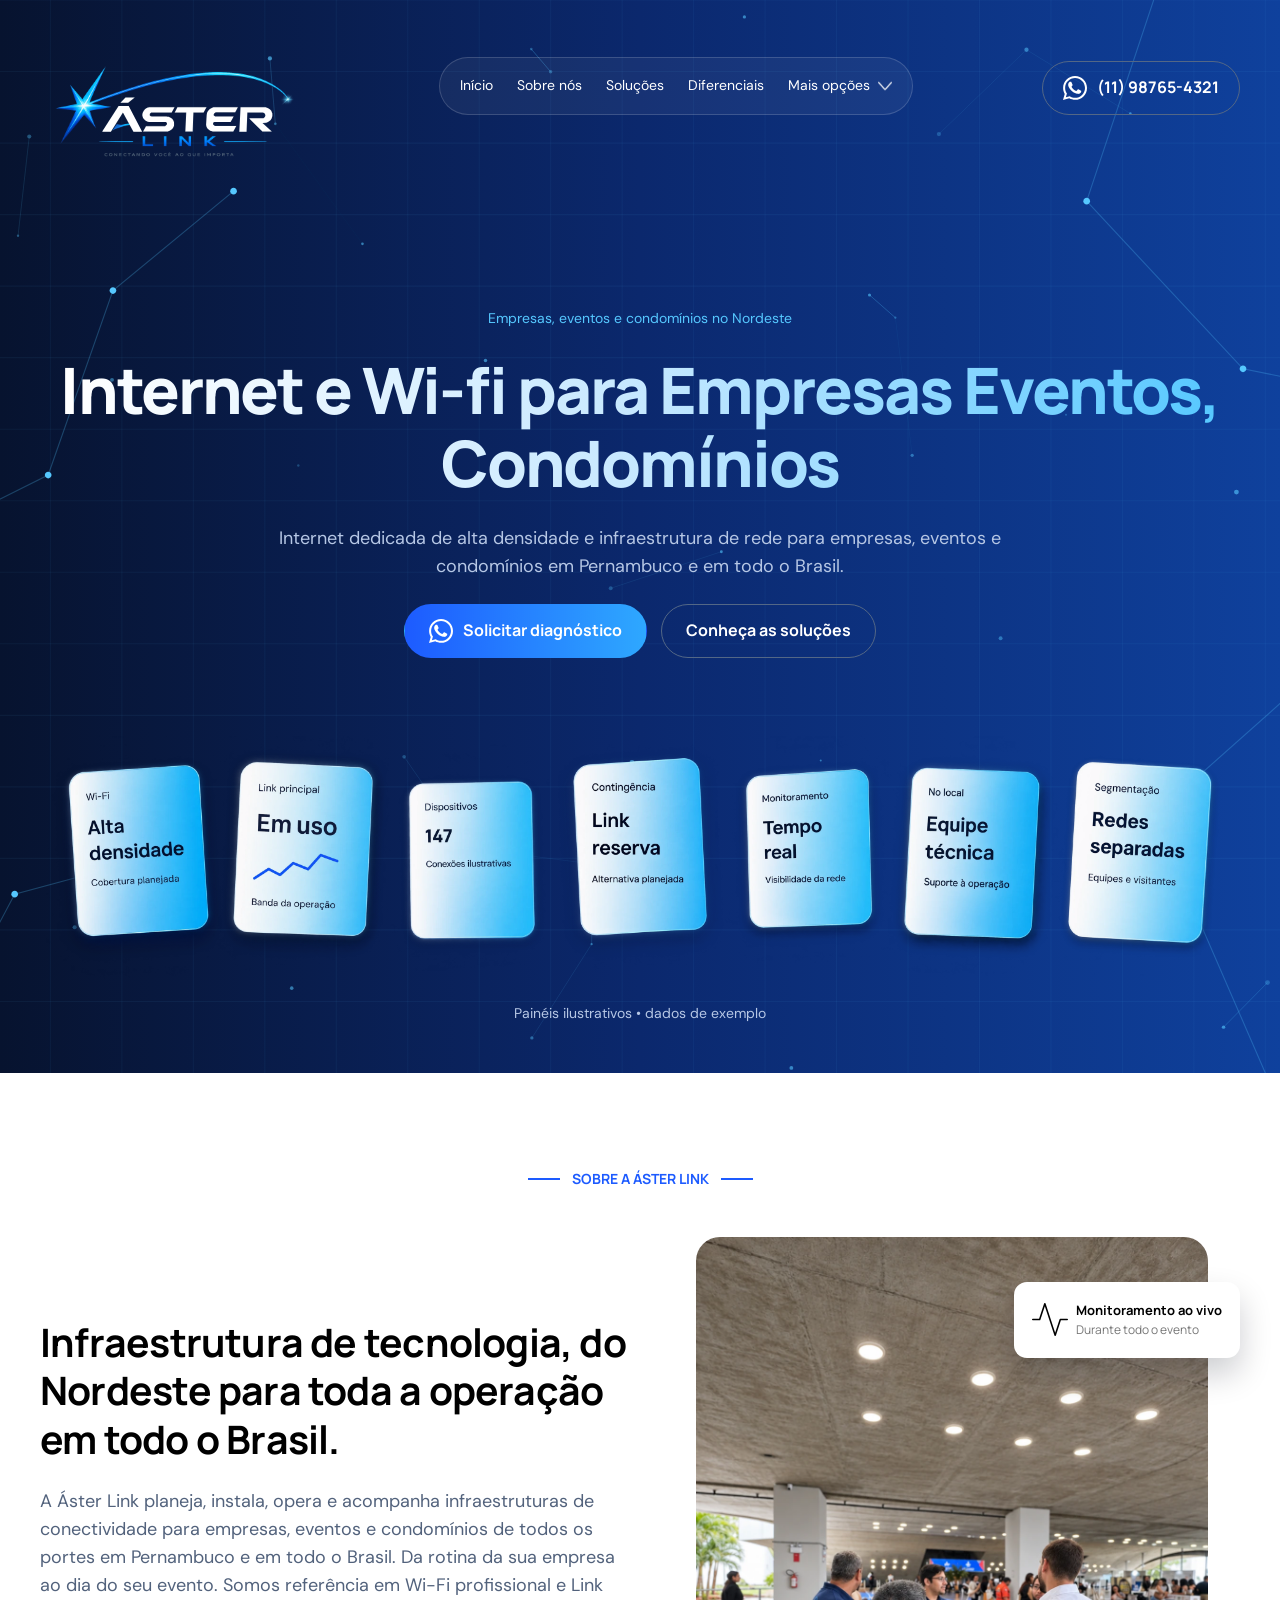
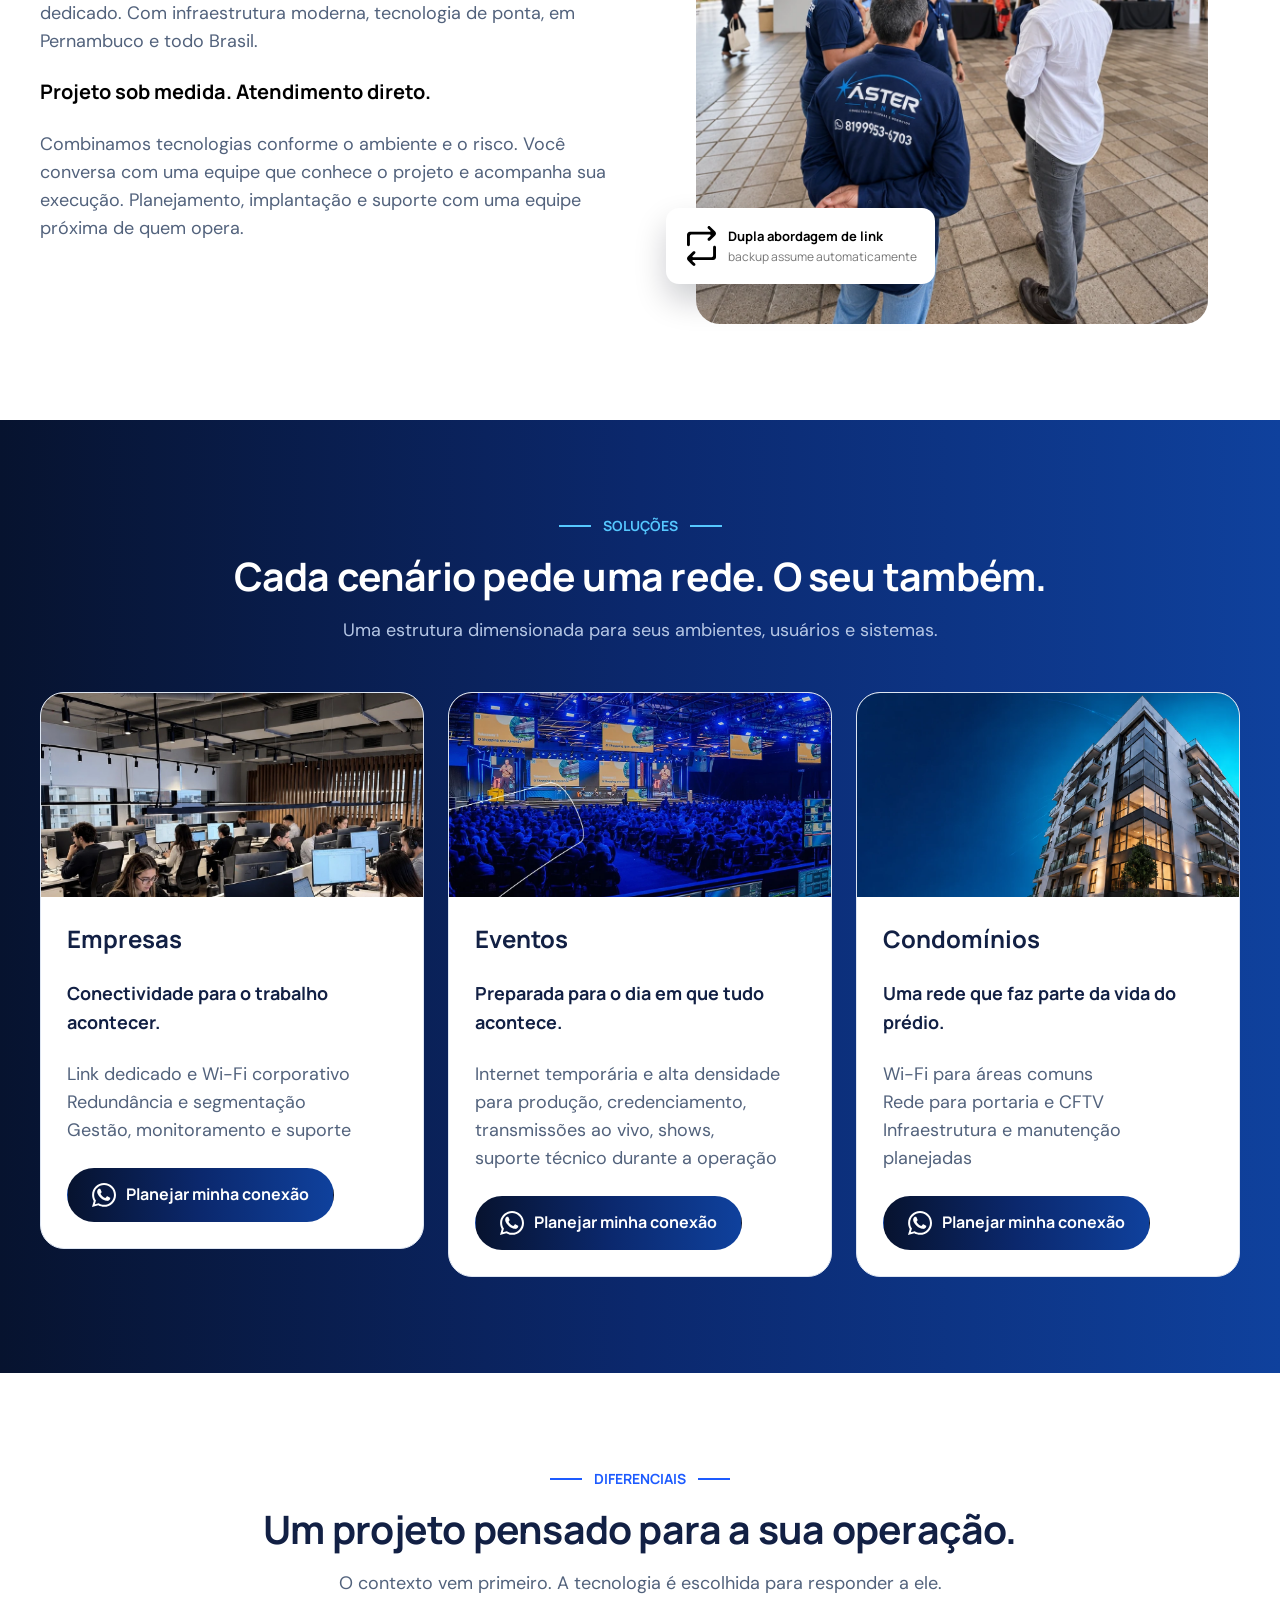
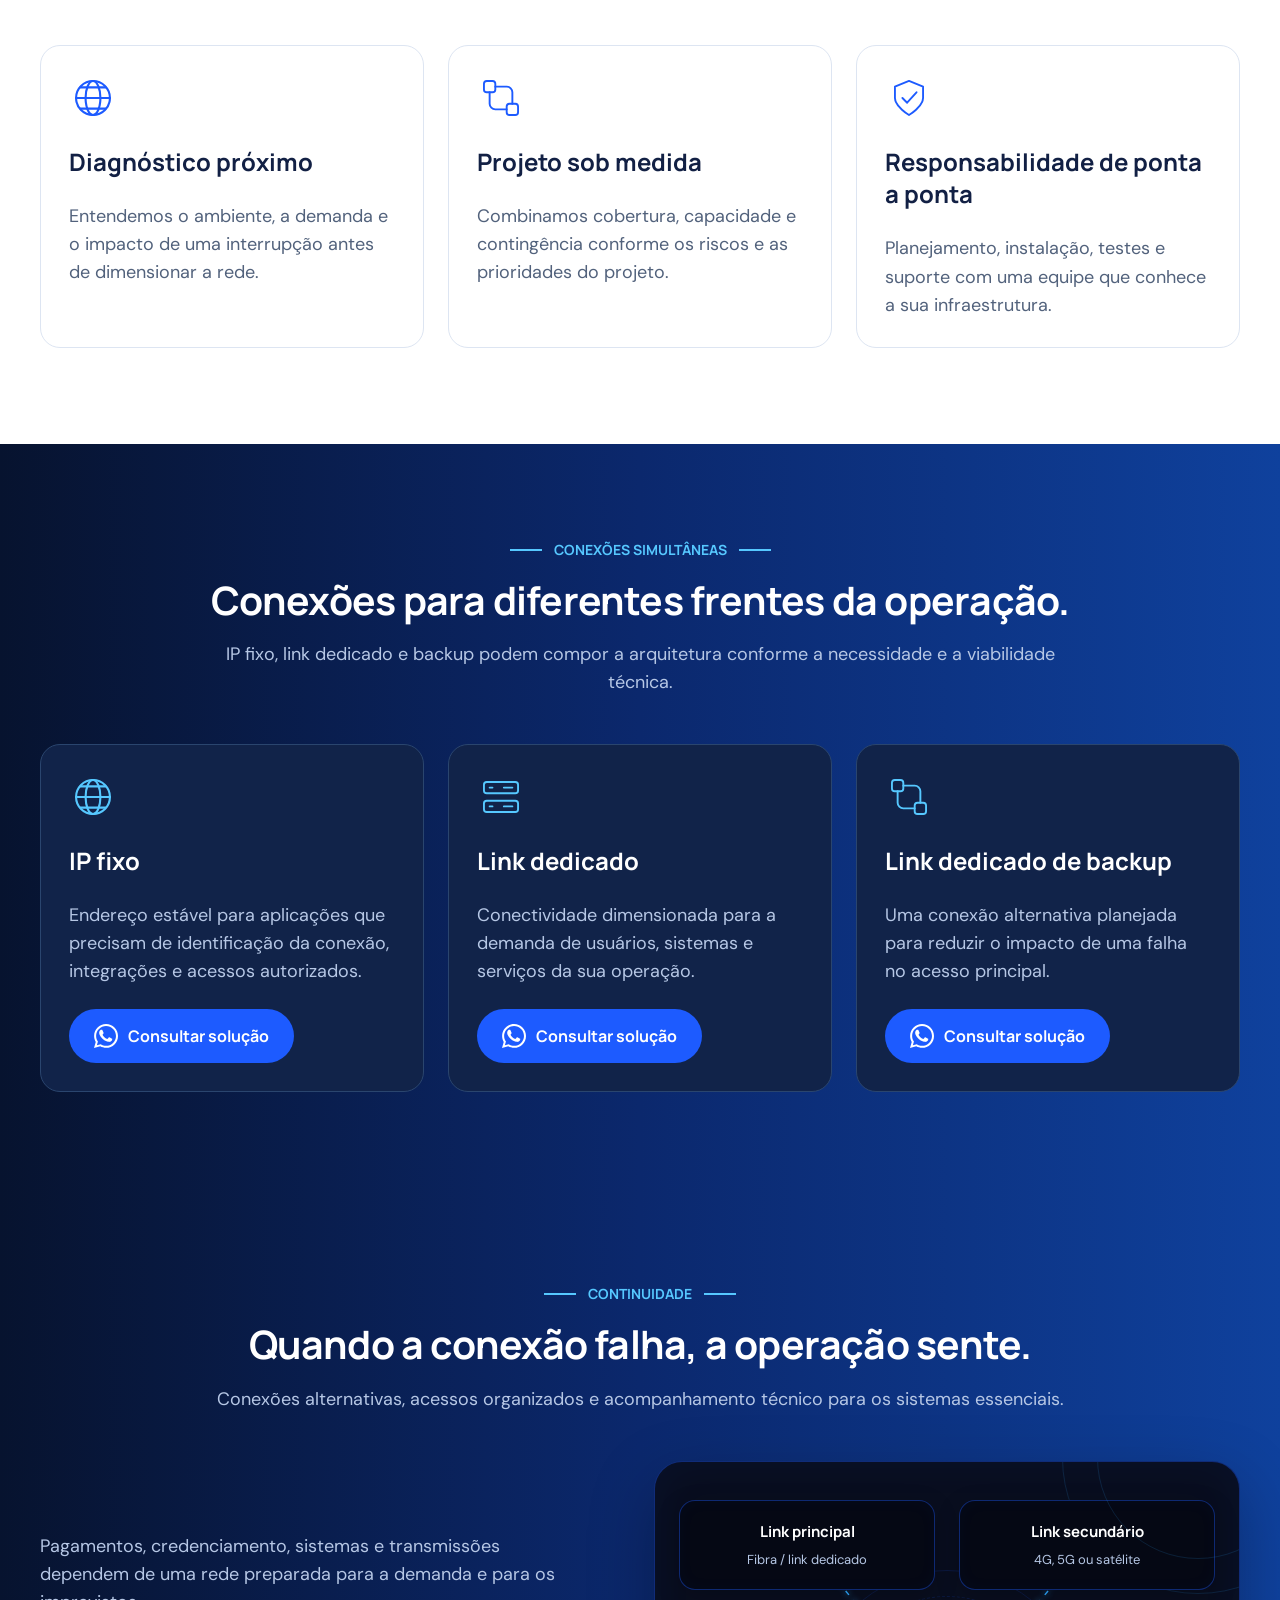
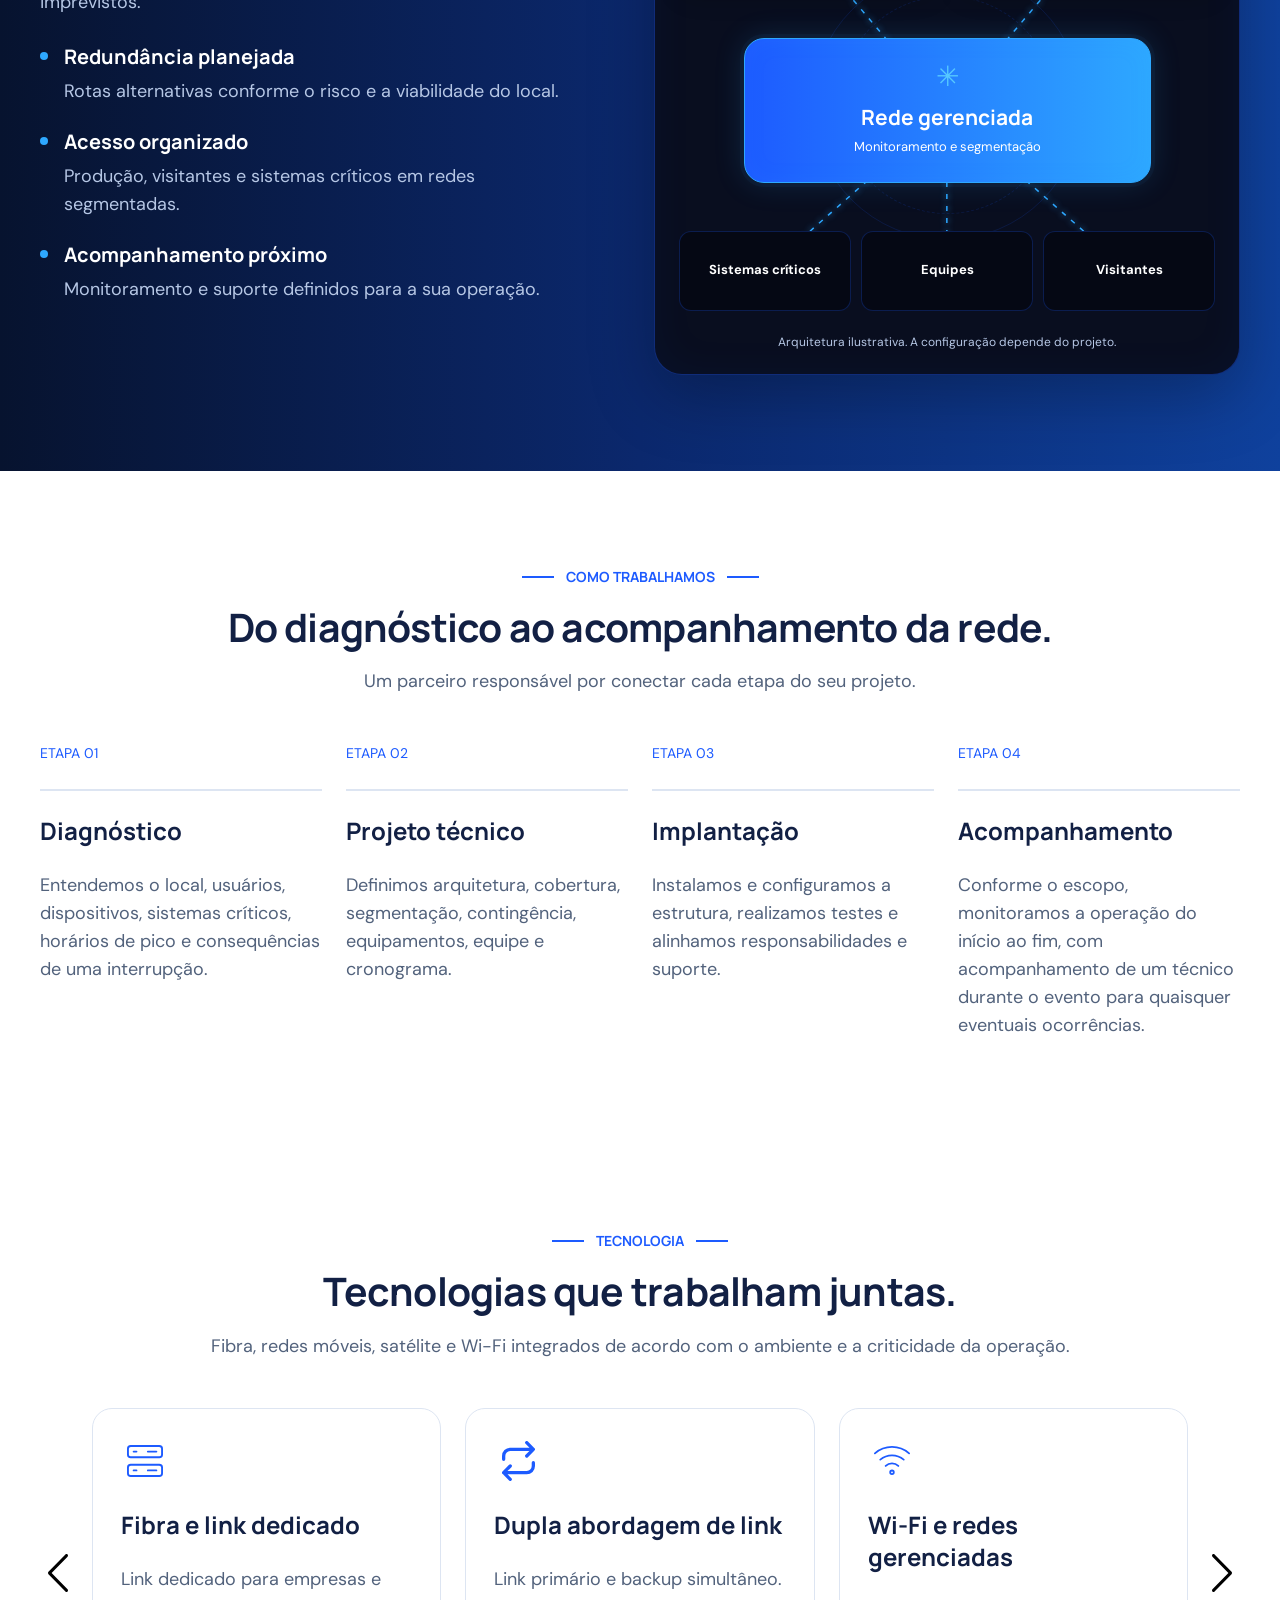
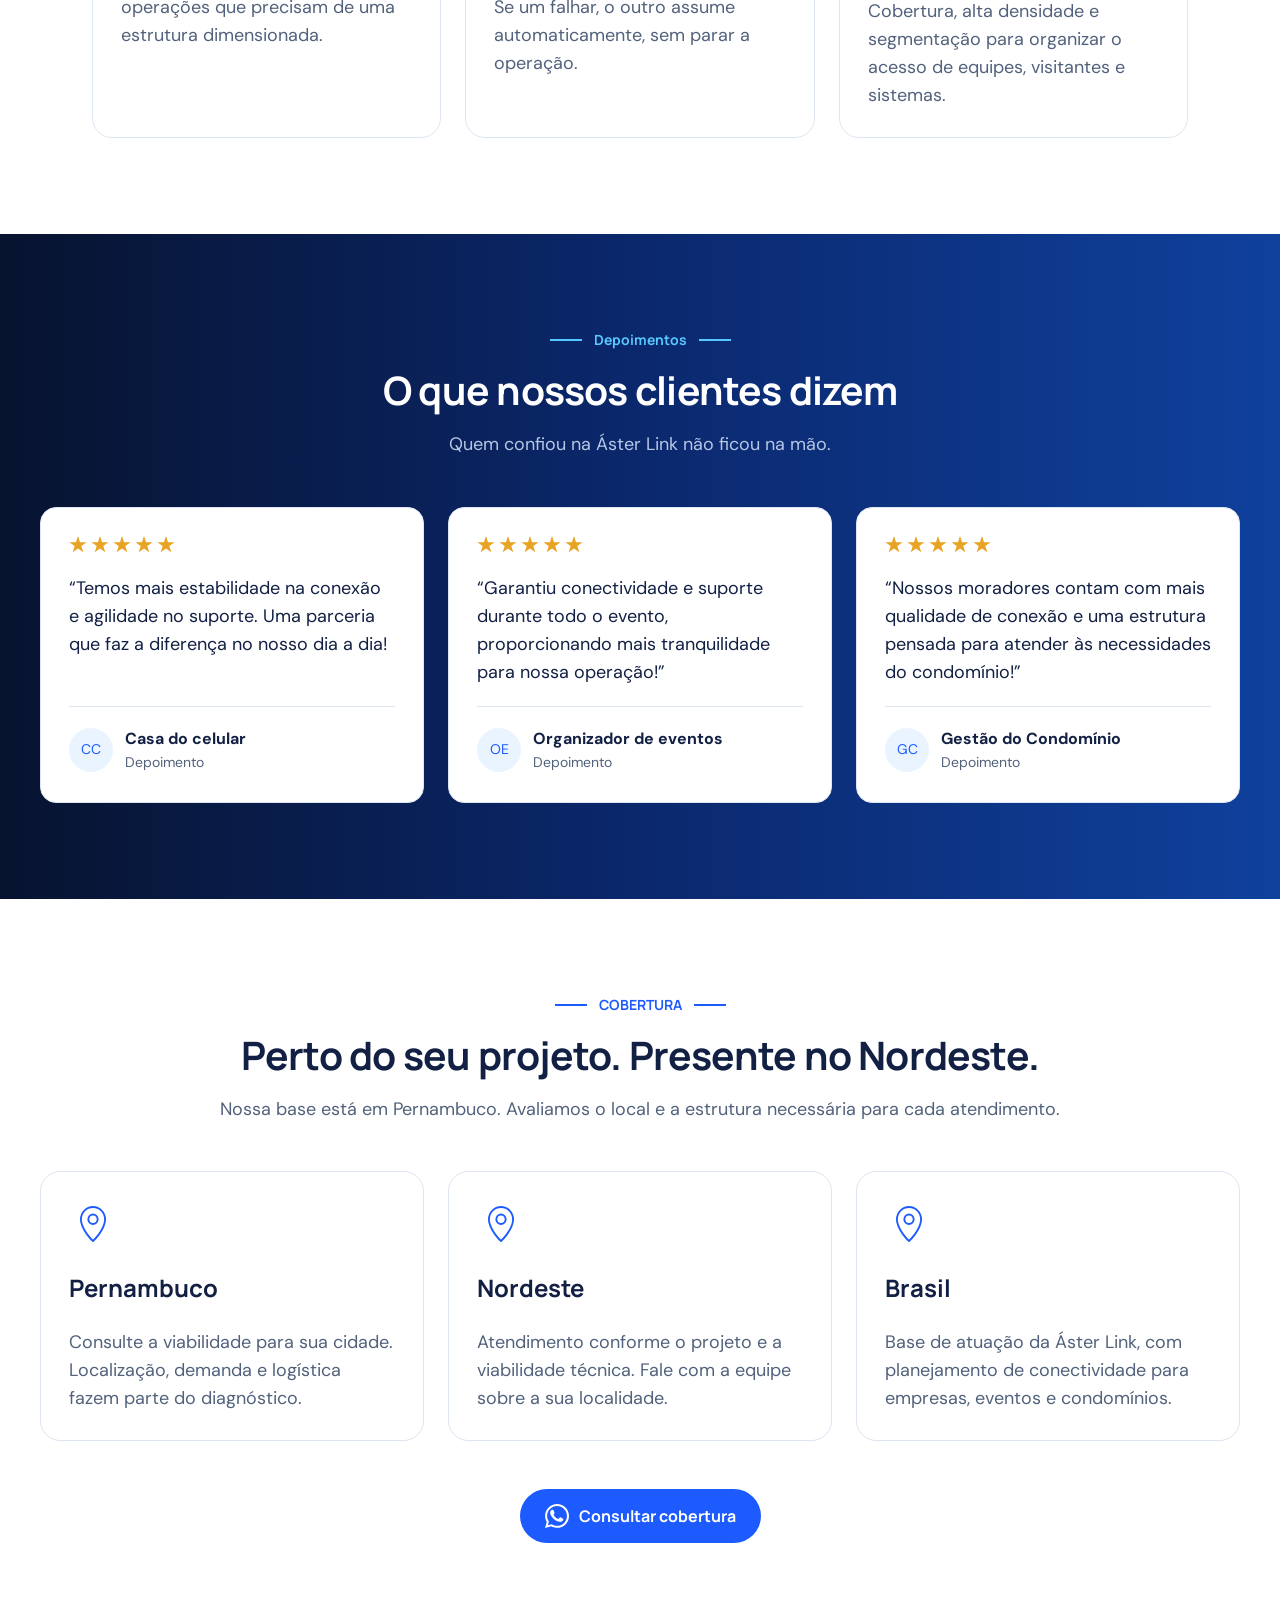
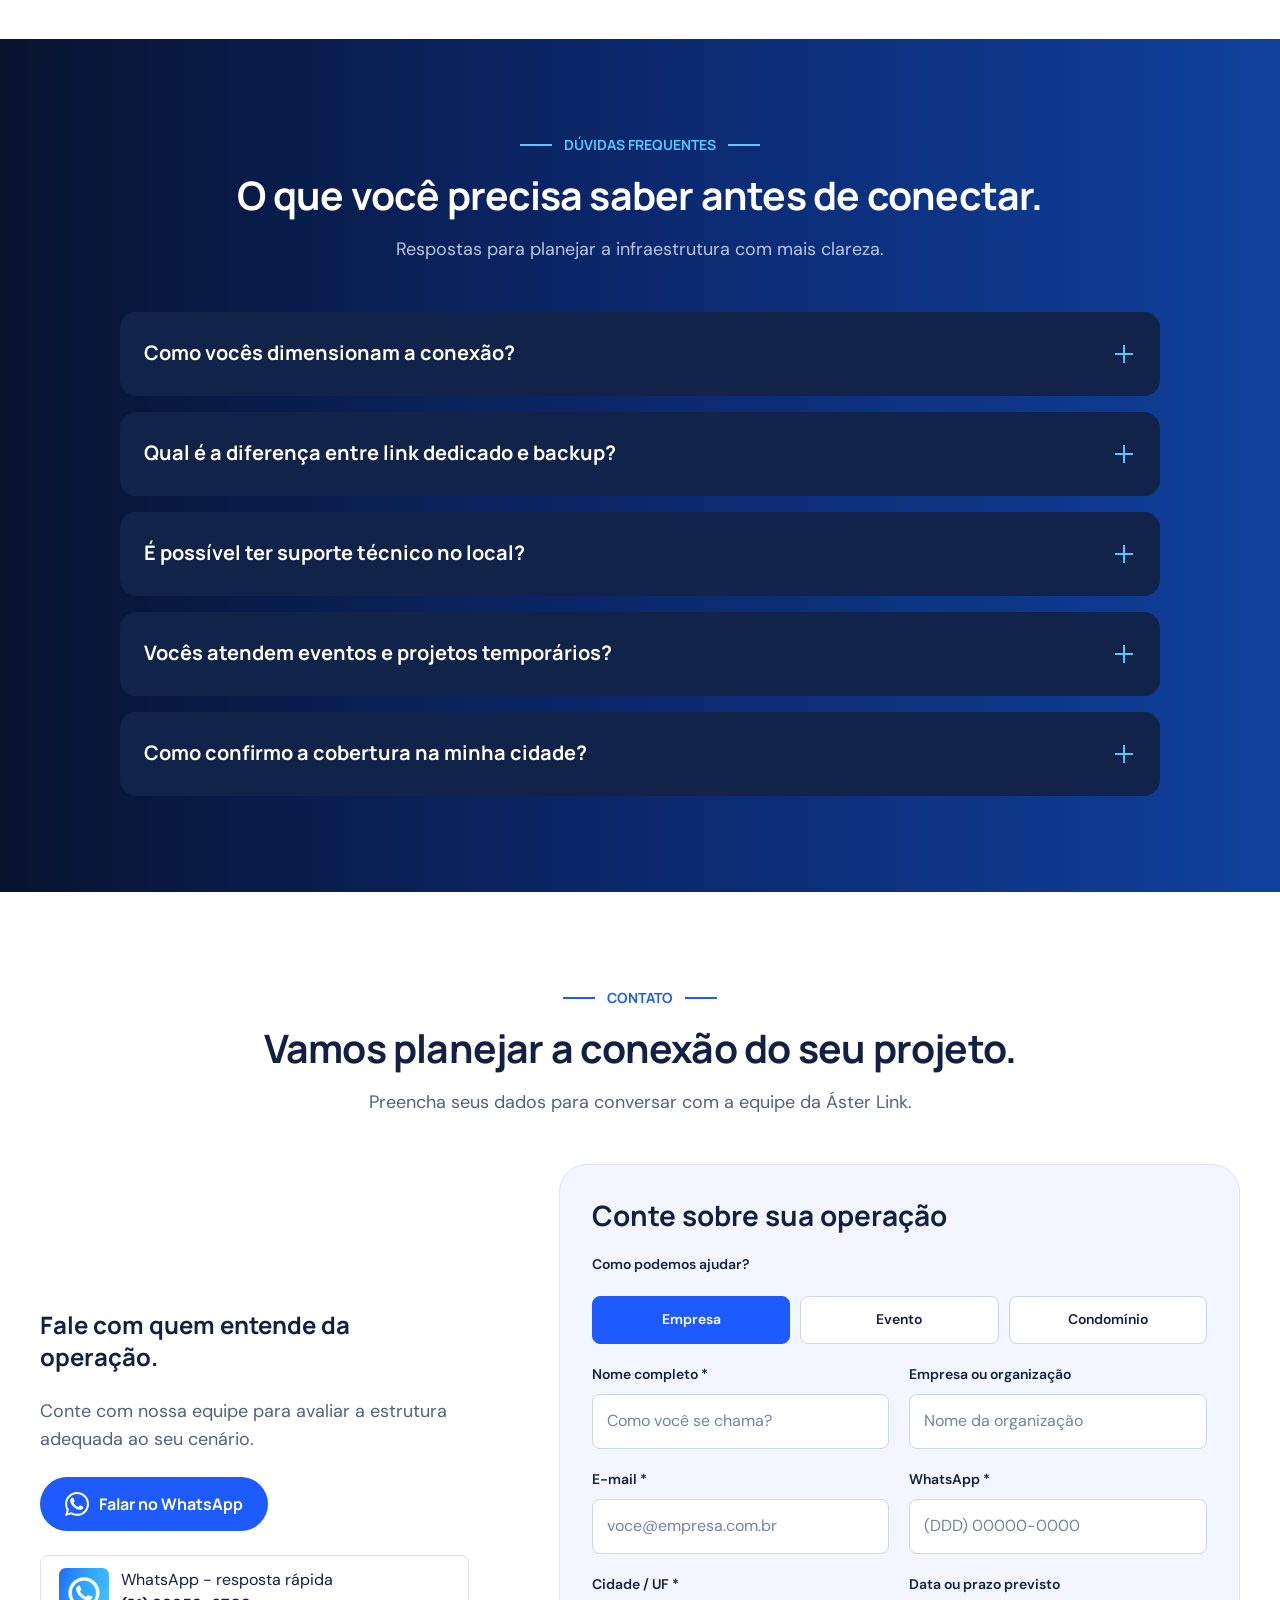
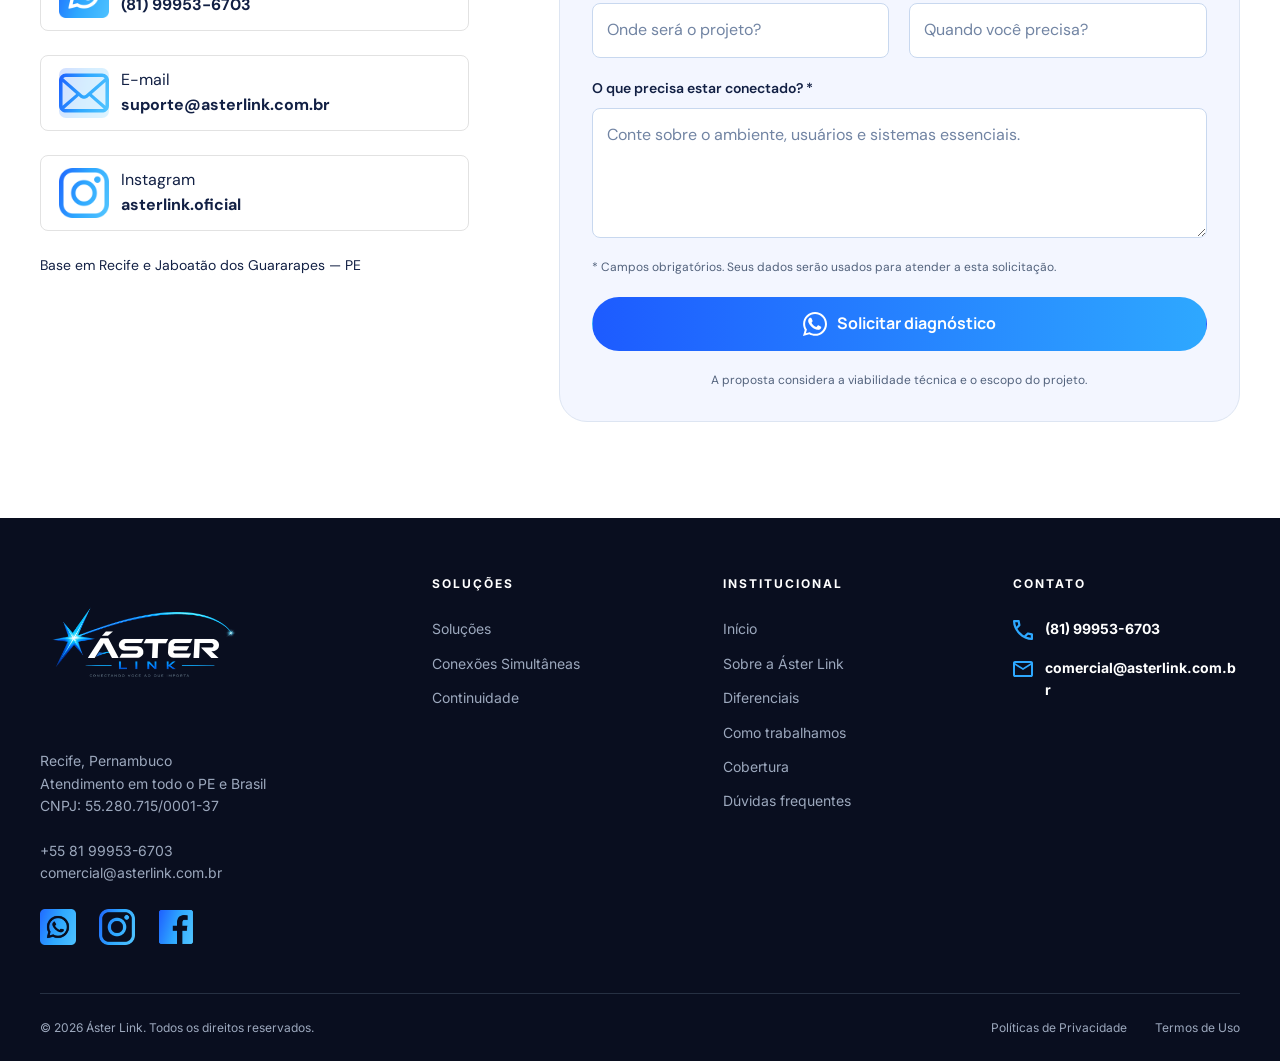
<file: index.html>
﻿<!doctype html>
<html lang="pt-BR">
  <head>
    <meta charset="utf-8">
    <meta name="viewport" content="width=device-width, initial-scale=1">
    <title>Internet para Empresas, Eventos e Condomínios | Áster Link</title>
    <meta name="description" content="Internet dedicada de alta densidade e infraestrutura de rede para empresas, eventos e condomínios em Pernambuco e em todo o Brasil.">
    <meta name="robots" content="index,follow,max-image-preview:large">
    <meta name="theme-color" content="#090E1F">
    <link rel="canonical" href="https://asterlink.com.br/">
    <meta property="og:locale" content="pt_BR">
    <meta property="og:type" content="website">
    <meta property="og:site_name" content="Áster Link">
    <meta property="og:title" content="Internet para Empresas, Eventos e Condomínios | Áster Link">
    <meta property="og:description" content="Internet dedicada de alta densidade e infraestrutura de rede para empresas, eventos e condomínios em Pernambuco e em todo o Brasil.">
    <meta property="og:url" content="https://asterlink.com.br/">
    <meta property="og:image" content="https://asterlink.com.br/assets/figma/12-143-imgImagemEventos.webp">
    <meta property="og:image:alt" content="Conectividade para eventos — Áster Link">
    <meta name="twitter:card" content="summary_large_image">
    <link rel="icon" href="assets/icon/Fiveicon2.svg" type="image/svg+xml">
    <link rel="preconnect" href="https://fonts.googleapis.com">
    <link rel="preconnect" href="https://fonts.gstatic.com" crossorigin>
    <link href="https://fonts.googleapis.com/css2?family=DM+Sans:wght@400;500;600;700&family=Inter:wght@400;700&family=Manrope:wght@400;600;700;800&display=swap" rel="stylesheet">
    <link rel="stylesheet" href="home.css">
    <link rel="stylesheet" href="network-diagram.css">
    <script type="application/ld+json">
      {
        "@context": "https://schema.org",
        "@graph": [
          {
            "@type": "Organization",
            "@id": "https://asterlink.com.br/#organization",
            "name": "Áster Link",
            "url": "https://asterlink.com.br/",
            "logo": "https://asterlink.com.br/assets/logoDaEmpresa/VERSÃO 6 LOGO DA ÁSTER 1SVG.svg",
            "email": "suporte@asterlink.com.br",
            "telephone": "+5581999536703",
            "areaServed": [
              {
                "@type": "City",
                "name": "Recife"
              },
              {
                "@type": "City",
                "name": "Jaboatão dos Guararapes"
              },
              {
                "@type": "Place",
                "name": "Nordeste do Brasil"
              },
              {
                "@type": "State",
                "name": "Pernambuco"
              },
              {
                "@type": "Country",
                "name": "Brasil"
              }
            ]
          },
          {
            "@type": "WebSite",
            "@id": "https://asterlink.com.br/#website",
            "url": "https://asterlink.com.br/",
            "name": "Áster Link",
            "inLanguage": "pt-BR",
            "publisher": {
              "@id": "https://asterlink.com.br/#organization"
            }
          }
        ]
      }
    </script>
    <script src="assets/vendor/tsparticles.slim.bundle.min.js" defer></script>
    <script src="hero-particles.js" defer></script>
    <script src="interect.js" defer></script>
    <script src="network-diagram.js" defer></script>
  </head>
  <body>
    <a class="skip-link" href="#conteudo">Pular para o conteúdo</a>
    <main id="conteudo">
      <section id="inicio" class="hero dark">
        <div id="hero-particles" aria-hidden="true"></div>
        <img class="hero-mesh" src="assets/figma/12-4-imgMalhaDeConectividade.svg" alt="" fetchpriority="high">
        <header class="site-header container">
          <a class="brand" href="#inicio" aria-label="Áster Link — início">
            <img src="assets/logoDaEmpresa/VERSÃO 6 LOGO DA ÁSTER 1SVG.svg" width="270" height="180" alt="Áster Link">
          </a>
          <button class="menu-toggle" type="button" aria-controls="mainNav" aria-expanded="false" aria-label="Abrir menu">
            <span></span>
            <span></span>
            <span></span>
          </button>
          <nav id="mainNav" aria-label="Navegação principal">
            <a class="nav-link" href="#inicio">Início</a>
            <a class="nav-link" href="#sobre">Sobre nós</a>
            <a class="nav-link" href="#solucoes">Soluções</a>
            <a class="nav-link" href="#diferenciais">Diferenciais</a>
            <details class="nav-more">
              <summary>
                Mais opções
                <img class="nav-chevron" src="assets/figma/12-4-imgSetaParaBaixo1.png" alt="" loading="lazy" decoding="async" width="32" height="32">
              </summary>
              <div class="nav-dropdown">
                <a href="#conexoes">Conexões Simultâneas</a>
                <a href="#continuidade">Continuidade</a>
                <a href="#como-trabalhamos">Como trabalhamos</a>
                <a href="#tecnologia">Tecnologia</a>
                <a href="#depoimentos">Depoimentos</a>
                <a href="#cobertura">Cobertura</a>
                <a href="#duvidas">Dúvidas frequentes</a>
                <a href="#contato">Contato</a>
              </div>
            </details>
          </nav>
          <a class="button button-outline header-contact" href="https://wa.me/558199536703">
            <img src="assets/figma/12-4-imgWhatsapp.svg" width="24" height="24" alt="">
            <span data-figma-text="12:81">(11) 98765-4321</span>
          </a>
        </header>
        <div class="hero-content container">
          <p class="hero-kicker" data-figma-text="12:86">Empresas, eventos e condomínios no Nordeste</p>
          <h1 class="" data-figma-text="12:87">Internet e Wi-fi para Empresas Eventos, Condomínios</h1>
          <p class="hero-description" data-figma-text="12:88">Internet dedicada de alta densidade e infraestrutura de rede para empresas, eventos e condomínios em Pernambuco e em todo o Brasil.</p>
          <div class="hero-actions">
            <a class="button " href="https://wa.me/558199536703">
              <img src="assets/figma/12-4-imgWhatsapp.svg" width="24" height="24" alt="">
              <span data-figma-text="12:91">Solicitar diagnóstico</span>
            </a>
            <a class="button button-outline" href="#solucoes">
              <span data-figma-text="12:93">Conheça as soluções</span>
            </a>
          </div>
        </div>
        <div class="hero-panels container">
          <img class="hero-panel" src="assets/figma/12-4-imgCard11.webp" alt="Wi-Fi: Alta densidade. Cobertura planejada." loading="eager" decoding="async" width="1086" height="1448">
          <img class="hero-panel" src="assets/figma/12-4-imgCard21.webp" alt="Link principal: Em uso. Banda da operação." loading="eager" decoding="async" width="1086" height="1448">
          <img class="hero-panel" src="assets/figma/12-4-imgCard31.webp" alt="Dispositivos: 147. Conexões ilustrativas." loading="eager" decoding="async" width="1086" height="1448">
          <img class="hero-panel" src="assets/figma/12-4-imgCard41.webp" alt="Contingência: Link reserva. Alternativa planejada." loading="eager" decoding="async" width="1086" height="1448">
          <img class="hero-panel" src="assets/figma/12-4-imgCard51.webp" alt="Monitoramento: Tempo real. Visibilidade da rede." loading="eager" decoding="async" width="1086" height="1448">
          <img class="hero-panel" src="assets/figma/12-4-imgCard61.webp" alt="No local: Equipe técnica. Suporte à operação." loading="eager" decoding="async" width="1086" height="1448">
          <img class="hero-panel" src="assets/figma/12-4-imgCard71.webp" alt="Segmentação: Redes separadas. Equipes e visitantes." loading="eager" decoding="async" width="1086" height="1448">
        </div>
        <p class="hero-caption" data-figma-text="12:142">Painéis ilustrativos • dados de exemplo</p>
      </section>
      <section id="sobre" class="section">
        <div class="container">
          <p class="eyebrow" data-figma-text="44:279">SOBRE A ÁSTER LINK</p>
          <div class="about-layout">
            <div class="about-copy">
              <h2 class="" data-figma-text="66:729">Infraestrutura de tecnologia, do Nordeste para toda a operação em todo o Brasil.</h2>
              <p class="" data-figma-text="12:281">A Áster Link planeja, instala, opera e acompanha infraestruturas de conectividade para empresas, eventos e condomínios de todos os portes em Pernambuco e em todo o Brasil. Da rotina da sua empresa ao dia do seu evento. Somos referência em Wi-Fi profissional e Link dedicado. Com infraestrutura moderna, tecnologia de ponta, em Pernambuco e todo Brasil.</p>
              <h3 class="" data-figma-text="12:283">Projeto sob medida. Atendimento direto.</h3>
              <p class="" data-figma-text="12:284">Combinamos tecnologias conforme o ambiente e o risco. Você conversa com uma equipe que conhece o projeto e acompanha sua execução. Planejamento, implantação e suporte com uma equipe próxima de quem opera.</p>
            </div>
            <div class="about-visual">
              <img class="team-photo" src="assets/figma/12-269-imgEquipeAsterLinkEmCampo.webp" alt="Equipe Áster Link em campo" loading="lazy" decoding="async" width="1086" height="1448">
              <div class="floating-badge monitor">
                <img class="icon" src="assets/figma/12-269-imgVector.svg" alt="" loading="lazy" decoding="async">
                <div>
                  <strong class="" data-figma-text="66:736">Monitoramento ao vivo</strong>
                  <span class="" data-figma-text="96:18">Durante todo o evento</span>
                </div>
              </div>
              <div class="floating-badge backup">
                <img class="icon" src="assets/figma/12-269-imgIcons.svg" alt="" loading="lazy" decoding="async">
                <div>
                  <strong class="" data-figma-text="96:25">Dupla abordagem de link</strong>
                  <span class="" data-figma-text="96:26">backup assume automaticamente</span>
                </div>
              </div>
            </div>
          </div>
        </div>
      </section>
      <span id="planos" class="anchor-alias"></span>
      <span id="modelos" class="anchor-alias"></span>
      <section id="solucoes" class="section dark" aria-label="Soluções">
        <div class="container">
          <header class="section-heading">
            <p class="eyebrow" data-figma-text="44:257">SOLUÇÕES</p>
            <h2 class="" data-figma-text="44:259">Cada cenário pede uma rede. O seu também.</h2>
            <p class="" data-figma-text="44:260">Uma estrutura dimensionada para seus ambientes, usuários e sistemas.</p>
          </header>
          <div class="grid-three solutions">
            <article class="solution-card">
              <img class="solution-photo" src="assets/figma/12-143-imgImagemEmpresas.webp" alt="Empresas" loading="lazy" decoding="async" width="65536" height="4292542531">
              <div class="solution-body">
                <h3 class="" data-figma-text="12:156">Empresas</h3>
                <p class="solution-intro" data-figma-text="12:157">Conectividade para o trabalho acontecer.</p>
                <p class="preserve-lines" data-figma-text="12:158">Link dedicado e Wi-Fi corporativo
Redundância e segmentação
Gestão, monitoramento e suporte</p>
                <a class="button button-dark" href="https://wa.me/558199536703?text=Ol%C3%A1!%20Vim%20pelo%20site%20da%20%C3%81ster%20Link%20e%20quero%20planejar%20a%20conex%C3%A3o%20da%20minha%20empresa.%20Gostaria%20de%20saber%20mais%20sobre%20link%20dedicado%2C%20Wi-Fi%20corporativo%20e%20suporte.%20Podemos%20conversar%20sobre%20uma%20proposta%3F">
                  <img src="assets/figma/12-4-imgWhatsapp.svg" width="24" height="24" alt="">
                  <span data-figma-text="12:160">Planejar minha conexão</span>
                </a>
              </div>
            </article>
            <article class="solution-card">
              <img class="solution-photo" src="assets/figma/12-143-imgImagemEventos.webp" alt="Eventos" loading="lazy" decoding="async" width="65536" height="4292542531">
              <div class="solution-body">
                <h3 class="" data-figma-text="12:164">Eventos</h3>
                <p class="solution-intro" data-figma-text="12:165">Preparada para o dia em que tudo acontece.</p>
                <p class="preserve-lines" data-figma-text="12:166">Internet temporária e alta densidade
para produção, credenciamento, transmissões ao vivo, shows,&#32;
suporte técnico durante a operação</p>
                <a class="button button-dark" href="https://wa.me/558199536703?text=Ol%C3%A1!%20Vim%20pelo%20site%20da%20%C3%81ster%20Link%20e%20quero%20planejar%20a%20conex%C3%A3o%20do%20meu%20evento.%20Gostaria%20de%20saber%20mais%20sobre%20internet%20tempor%C3%A1ria%2C%20Wi-Fi%20de%20alta%20densidade%20e%20suporte%20t%C3%A9cnico%20durante%20o%20evento.%20Podemos%20conversar%20sobre%20uma%20proposta%3F">
                  <img src="assets/figma/12-4-imgWhatsapp.svg" width="24" height="24" alt="">
                  <span data-figma-text="12:168">Planejar minha conexão</span>
                </a>
              </div>
            </article>
            <article class="solution-card">
              <img class="solution-photo" src="assets/figma/12-143-imgImagemCondominios.webp" alt="Condomínios" loading="lazy" decoding="async" width="1536" height="1024">
              <div class="solution-body">
                <h3 class="" data-figma-text="12:172">Condomínios</h3>
                <p class="solution-intro" data-figma-text="12:173">Uma rede que faz parte da vida do prédio.</p>
                <p class="preserve-lines" data-figma-text="12:174">Wi-Fi para áreas comuns
Rede para portaria e CFTV
Infraestrutura e manutenção planejadas</p>
                <a class="button button-dark" href="https://wa.me/558199536703?text=Ol%C3%A1!%20Vim%20pelo%20site%20da%20%C3%81ster%20Link%20e%20quero%20planejar%20a%20conex%C3%A3o%20do%20meu%20condom%C3%ADnio.%20Gostaria%20de%20saber%20mais%20sobre%20Wi-Fi%20nas%20%C3%A1reas%20comuns%2C%20rede%20para%20portaria%20e%20CFTV%20e%20manuten%C3%A7%C3%A3o.%20Podemos%20conversar%20sobre%20uma%20proposta%3F">
                  <img src="assets/figma/12-4-imgWhatsapp.svg" width="24" height="24" alt="">
                  <span data-figma-text="12:176">Planejar minha conexão</span>
                </a>
              </div>
            </article>
          </div>
        </div>
      </section>
      <section id="diferenciais" class="section " aria-label="Diferenciais">
        <div class="container">
          <header class="section-heading">
            <p class="eyebrow" data-figma-text="44:295">DIFERENCIAIS</p>
            <h2 class="" data-figma-text="44:297">Um projeto pensado para a sua operação.</h2>
            <p class="" data-figma-text="44:298">O contexto vem primeiro. A tecnologia é escolhida para responder a ele.</p>
          </header>
          <div class="grid-three">
            <article class="info-card">
              <img class="icon" src="assets/figma/44-291-imgGroup.svg" alt="" loading="lazy" decoding="async">
              <h3 class="" data-figma-text="44:306">Diagnóstico próximo</h3>
              <p class="" data-figma-text="44:307">Entendemos o ambiente, a demanda e o impacto de uma interrupção antes de dimensionar a rede.</p>
            </article>
            <article class="info-card">
              <img class="icon" src="assets/figma/44-291-imgGroup1.svg" alt="" loading="lazy" decoding="async">
              <h3 class="" data-figma-text="44:314">Projeto sob medida</h3>
              <p class="" data-figma-text="44:315">Combinamos cobertura, capacidade e contingência conforme os riscos e as prioridades do projeto.</p>
            </article>
            <article class="info-card">
              <img class="icon" src="assets/figma/44-291-imgGroup2.svg" alt="" loading="lazy" decoding="async">
              <h3 class="" data-figma-text="44:321">Responsabilidade de ponta a ponta</h3>
              <p class="" data-figma-text="44:322">Planejamento, instalação, testes e suporte com uma equipe que conhece a sua infraestrutura.</p>
            </article>
          </div>
        </div>
      </section>
      <section id="conexoes" class="section dark" aria-label="Conexões Simultâneas">
        <div class="container">
          <header class="section-heading">
            <p class="eyebrow" data-figma-text="44:327">CONEXÕES SIMULTÂNEAS</p>
            <h2 class="" data-figma-text="44:329">Conexões para diferentes frentes da operação.</h2>
            <p class="" data-figma-text="44:330">IP fixo, link dedicado e backup podem compor a arquitetura conforme a necessidade e a viabilidade técnica.</p>
          </header>
          <div class="grid-three">
            <article class="info-card">
              <img class="icon" src="assets/figma/44-323-imgGroup.svg" alt="" loading="lazy" decoding="async">
              <h3 class="" data-figma-text="44:338">IP fixo</h3>
              <p class="" data-figma-text="44:339">Endereço estável para aplicações que precisam de identificação da conexão, integrações e acessos autorizados.</p>
              <a class="button " href="https://wa.me/558199536703">
                <img src="assets/figma/12-4-imgWhatsapp.svg" width="24" height="24" alt="">
                <span data-figma-text="44:341">Consultar solução</span>
              </a>
            </article>
            <article class="info-card">
              <img class="icon" src="assets/figma/44-323-imgGroup4.svg" alt="" loading="lazy" decoding="async">
              <h3 class="" data-figma-text="44:348">Link dedicado</h3>
              <p class="" data-figma-text="44:349">Conectividade dimensionada para a demanda de usuários, sistemas e serviços da sua operação.</p>
              <a class="button " href="https://wa.me/558199536703">
                <img src="assets/figma/12-4-imgWhatsapp.svg" width="24" height="24" alt="">
                <span data-figma-text="44:351">Consultar solução</span>
              </a>
            </article>
            <article class="info-card">
              <img class="icon" src="assets/figma/44-323-imgGroup5.svg" alt="" loading="lazy" decoding="async">
              <h3 class="" data-figma-text="44:358">Link dedicado de backup</h3>
              <p class="" data-figma-text="44:359">Uma conexão alternativa planejada para reduzir o impacto de uma falha no acesso principal.</p>
              <a class="button " href="https://wa.me/558199536703">
                <img src="assets/figma/12-4-imgWhatsapp.svg" width="24" height="24" alt="">
                <span data-figma-text="44:361">Consultar solução</span>
              </a>
            </article>
          </div>
        </div>
      </section>
      <section id="continuidade" class="section dark" aria-label="Continuidade">
        <div class="container">
          <header class="section-heading">
            <p class="eyebrow" data-figma-text="44:264">CONTINUIDADE</p>
            <h2 class="" data-figma-text="44:266">Quando a conexão falha, a operação sente.</h2>
            <p class="" data-figma-text="44:267">Conexões alternativas, acessos organizados e acompanhamento técnico para os sistemas essenciais.</p>
          </header>
          <div class="continuity-layout">
            <div>
              <p class="" data-figma-text="12:183">Pagamentos, credenciamento, sistemas e transmissões dependem de uma rede preparada para a demanda e para os imprevistos.</p>
              <ul class="feature-list">
                <li>
                  <h3 class="" data-figma-text="12:187">Redundância planejada</h3>
                  <p class="" data-figma-text="12:188">Rotas alternativas conforme o risco e a viabilidade do local.</p>
                </li>
                <li>
                  <h3 class="" data-figma-text="12:192">Acesso organizado</h3>
                  <p class="" data-figma-text="12:193">Produção, visitantes e sistemas críticos em redes segmentadas.</p>
                </li>
                <li>
                  <h3 class="" data-figma-text="12:197">Acompanhamento próximo</h3>
                  <p class="" data-figma-text="12:198">Monitoramento e suporte definidos para a sua operação.</p>
                </li>
              </ul>
            </div>
            <div class="network-diagram network-interactive">
              <div class="network-map">
              <div class="network-orbit" aria-hidden="true"></div>
              <svg class="network-wires" aria-hidden="true"><path/><path/><path/><path/><path/></svg>
              <div class="network-inputs">
                <div class="network-node">
                  <strong class="" data-figma-text="12:210">Link principal</strong>
                  <small class="" data-figma-text="12:211">Fibra / link dedicado</small>
                </div>
                <div class="network-node">
                  <strong class="" data-figma-text="12:215">Link secundário</strong>
                  <small class="" data-figma-text="12:216">4G, 5G ou satélite</small>
                </div>
              </div>
              <div class="network-center">
                <h3 class="" data-figma-text="12:220">Rede gerenciada</h3>
                <small class="" data-figma-text="12:221">Monitoramento e segmentação</small>
              </div>
              <div class="network-outputs">
                <span class="" data-figma-text="12:227">Sistemas críticos</span>
                <span class="" data-figma-text="12:231">Equipes</span>
                <span class="" data-figma-text="12:235">Visitantes</span>
              </div>
              </div>
              <p class="diagram-caption" data-figma-text="12:238">Arquitetura ilustrativa. A configuração depende do projeto.</p>
            </div>
          </div>
        </div>
      </section>
      <section id="como-trabalhamos" class="section " aria-label="Como trabalhamos">
        <div class="container">
          <header class="section-heading">
            <p class="eyebrow" data-figma-text="44:272">COMO TRABALHAMOS</p>
            <h2 class="" data-figma-text="44:274">Do diagnóstico ao acompanhamento da rede.</h2>
            <p class="" data-figma-text="44:275">Um parceiro responsável por conectar cada etapa do seu projeto.</p>
          </header>
          <ol class="steps">
            <li>
              <p class="step-label" data-figma-text="12:250">ETAPA 01</p>
              <h3 class="" data-figma-text="12:252">Diagnóstico</h3>
              <p class="" data-figma-text="12:253">Entendemos o local, usuários, dispositivos, sistemas críticos, horários de pico e consequências de uma interrupção.</p>
            </li>
            <li>
              <p class="step-label" data-figma-text="12:255">ETAPA 02</p>
              <h3 class="" data-figma-text="12:257">Projeto técnico</h3>
              <p class="" data-figma-text="12:258">Definimos arquitetura, cobertura, segmentação, contingência, equipamentos, equipe e cronograma.</p>
            </li>
            <li>
              <p class="step-label" data-figma-text="12:260">ETAPA 03</p>
              <h3 class="" data-figma-text="12:262">Implantação</h3>
              <p class="" data-figma-text="12:263">Instalamos e configuramos a estrutura, realizamos testes e alinhamos responsabilidades e suporte.</p>
            </li>
            <li>
              <p class="step-label" data-figma-text="12:265">ETAPA 04</p>
              <h3 class="" data-figma-text="12:267">Acompanhamento</h3>
              <p class="" data-figma-text="12:268">Conforme o escopo, monitoramos a operação do início ao fim, com acompanhamento de um técnico durante o evento para quaisquer eventuais ocorrências.</p>
            </li>
          </ol>
        </div>
      </section>
      <section id="tecnologia" class="section " aria-label="Tecnologia">
        <div class="container">
          <header class="section-heading">
            <p class="eyebrow" data-figma-text="44:366">TECNOLOGIA</p>
            <h2 class="" data-figma-text="44:368">Tecnologias que trabalham juntas.</h2>
            <p class="" data-figma-text="44:369">Fibra, redes móveis, satélite e Wi-Fi integrados de acordo com o ambiente e a criticidade da operação.</p>
          </header>
          <div class="technology-carousel" role="region" aria-roledescription="carrossel" aria-label="Tecnologias">
            <button class="carousel-arrow previous" type="button" aria-label="Tecnologia anterior" aria-controls="technology-track">
              <img class="arrow-image" src="assets/figma/44-362-imgVector.svg" alt="" loading="lazy" decoding="async">
            </button>
            <div class="carousel-window">
              <div class="technology-track" id="technology-track">
                <article class="info-card technology-card">
                  <img class="icon" src="assets/figma/44-362-imgGroup.svg" alt="" loading="lazy" decoding="async">
                  <h3 class="" data-figma-text="100:1025">Fibra e link dedicado</h3>
                  <p class="" data-figma-text="100:1026">Link dedicado para empresas e operações que precisam de uma estrutura dimensionada.</p>
                </article>
                <article class="info-card technology-card">
                  <span class="icon technology-backup-icon" aria-hidden="true"></span>
                  <h3 class="" data-figma-text="100:1032">Dupla abordagem de link</h3>
                  <p class="" data-figma-text="100:1033">Link primário e backup simultâneo. Se um falhar, o outro assume automaticamente, sem parar a operação.</p>
                </article>
                <article class="info-card technology-card">
                  <img class="icon" src="assets/figma/44-362-imgGroup3.svg" alt="" loading="lazy" decoding="async">
                  <h3 class="" data-figma-text="100:1039">Wi-Fi e redes gerenciadas</h3>
                  <p class="" data-figma-text="100:1040">Cobertura, alta densidade e segmentação para organizar o acesso de equipes, visitantes e sistemas.</p>
                </article>
              </div>
            </div>
            <button class="carousel-arrow next" type="button" aria-label="Próxima tecnologia" aria-controls="technology-track">
              <img class="arrow-image" src="assets/figma/44-362-imgVector1.svg" alt="" loading="lazy" decoding="async">
            </button>
            <p class="sr-only carousel-status" aria-live="polite" aria-atomic="true"></p>
          </div>
        </div>
      </section>
      <section id="depoimentos" class="section dark" aria-label="Depoimentos">
        <div class="container">
          <header class="section-heading">
            <p class="eyebrow" data-figma-text="44:286">Depoimentos</p>
            <h2 class="" data-figma-text="44:288">O que nossos clientes dizem</h2>
            <p class="" data-figma-text="44:289">Quem confiou na Áster Link não ficou na mão.</p>
          </header>
          <div class="grid-three testimonials">
            <figure class="testimonial">
              <img class="stars" src="assets/figma/12-285-imgCincoEstrelas.svg" alt="5 estrelas" loading="lazy" decoding="async">
              <blockquote class="" data-figma-text="104:10">“Temos mais estabilidade na conexão e agilidade no suporte. Uma parceria que faz a diferença no nosso dia a dia!</blockquote>
              <figcaption>
                <span class="avatar" data-figma-text="104:14">CC</span>
                <div>
                  <strong class="" data-figma-text="104:16">Casa do celular</strong>
                  <small class="" data-figma-text="104:17">Depoimento</small>
                </div>
              </figcaption>
            </figure>
            <figure class="testimonial">
              <img class="stars" src="assets/figma/12-285-imgCincoEstrelas.svg" alt="5 estrelas" loading="lazy" decoding="async">
              <blockquote class="" data-figma-text="104:25">“Garantiu conectividade e suporte durante todo o evento, proporcionando mais tranquilidade para nossa operação!”</blockquote>
              <figcaption>
                <span class="avatar" data-figma-text="104:29">OE</span>
                <div>
                  <strong class="" data-figma-text="104:31">Organizador de eventos</strong>
                  <small class="" data-figma-text="104:32">Depoimento</small>
                </div>
              </figcaption>
            </figure>
            <figure class="testimonial">
              <img class="stars" src="assets/figma/12-285-imgCincoEstrelas.svg" alt="5 estrelas" loading="lazy" decoding="async">
              <blockquote class="" data-figma-text="104:40">“Nossos moradores contam com mais qualidade de conexão e uma estrutura pensada para atender às necessidades do condomínio!”</blockquote>
              <figcaption>
                <span class="avatar" data-figma-text="104:44">GC</span>
                <div>
                  <strong class="" data-figma-text="104:46">Gestão do Condomínio</strong>
                  <small class="" data-figma-text="104:47">Depoimento</small>
                </div>
              </figcaption>
            </figure>
          </div>
        </div>
      </section>
      <section id="cobertura" class="section " aria-label="Cobertura">
        <div class="container">
          <header class="section-heading">
            <p class="eyebrow" data-figma-text="44:398">COBERTURA</p>
            <h2 class="" data-figma-text="44:400">Perto do seu projeto. Presente no Nordeste.</h2>
            <p class="" data-figma-text="44:401">Nossa base está em Pernambuco. Avaliamos o local e a estrutura necessária para cada atendimento.</p>
          </header>
          <div class="grid-three">
            <article class="info-card">
              <img class="icon" src="assets/figma/44-394-imgGroup.svg" alt="" loading="lazy" decoding="async">
              <h3 class="" data-figma-text="44:415">Pernambuco</h3>
              <p class="" data-figma-text="44:416">Consulte a viabilidade para sua cidade. Localização, demanda e logística fazem parte do diagnóstico.</p>
            </article>
            <article class="info-card">
              <img class="icon" src="assets/figma/44-394-imgGroup.svg" alt="" loading="lazy" decoding="async">
              <h3 class="" data-figma-text="44:422">Nordeste</h3>
              <p class="" data-figma-text="44:423">Atendimento conforme o projeto e a viabilidade técnica. Fale com a equipe sobre a sua localidade.</p>
            </article>
            <article class="info-card">
              <img class="icon" src="assets/figma/44-394-imgGroup.svg" alt="" loading="lazy" decoding="async">
              <h3 class="" data-figma-text="44:408">Brasil</h3>
              <p class="" data-figma-text="44:409">Base de atuação da Áster Link, com planejamento de conectividade para empresas, eventos e condomínios.</p>
            </article>
          </div>
          <div class="section-action">
            <a class="button " href="https://wa.me/558199536703">
              <img src="assets/figma/12-4-imgWhatsapp.svg" width="24" height="24" alt="">
              <span data-figma-text="44:425">Consultar cobertura</span>
            </a>
          </div>
        </div>
      </section>
      <section id="duvidas" class="section dark" aria-label="Dúvidas frequentes">
        <div class="container">
          <header class="section-heading">
            <p class="eyebrow" data-figma-text="44:429">DÚVIDAS FREQUENTES</p>
            <h2 class="" data-figma-text="44:431">O que você precisa saber antes de conectar.</h2>
            <p class="" data-figma-text="44:432">Respostas para planejar a infraestrutura com mais clareza.</p>
          </header>
          <div class="faq-list">
            <details class="faq-item">
              <summary>
                <h3 data-figma-text="44:435">Como vocês dimensionam a conexão?</h3>
                <span class="faq-symbol" aria-hidden="true"></span>
              </summary>
              <p class="" data-figma-text="44:436">Avaliamos usuários, dispositivos, sistemas críticos, áreas de cobertura e horários de pico. A proposta considera a operação completa.</p>
            </details>
            <details class="faq-item">
              <summary>
                <h3 data-figma-text="44:438">Qual é a diferença entre link dedicado e backup?</h3>
                <span class="faq-symbol" aria-hidden="true"></span>
              </summary>
              <p class="" data-figma-text="44:439">O link dedicado atende à demanda planejada. O backup oferece uma rota alternativa para reduzir o impacto de falhas, conforme a arquitetura contratada.</p>
            </details>
            <details class="faq-item">
              <summary>
                <h3 data-figma-text="44:441">É possível ter suporte técnico no local?</h3>
                <span class="faq-symbol" aria-hidden="true"></span>
              </summary>
              <p class="" data-figma-text="44:442">Sim. A presença técnica pode integrar o escopo, de acordo com a necessidade, o período e as condições do projeto.</p>
            </details>
            <details class="faq-item">
              <summary>
                <h3 data-figma-text="44:444">Vocês atendem eventos e projetos temporários?</h3>
                <span class="faq-symbol" aria-hidden="true"></span>
              </summary>
              <p class="" data-figma-text="44:445">Sim. Planejamos instalação, testes, acompanhamento e retirada da estrutura conforme o escopo do evento ou da operação temporária.</p>
            </details>
            <details class="faq-item">
              <summary>
                <h3 data-figma-text="44:447">Como confirmo a cobertura na minha cidade?</h3>
                <span class="faq-symbol" aria-hidden="true"></span>
              </summary>
              <p class="" data-figma-text="44:448">Informe a cidade e o local no formulário. A equipe avalia viabilidade, alternativas de conexão e logística antes de definir a proposta.</p>
            </details>
          </div>
        </div>
      </section>
      <span id="formulario" class="anchor-alias"></span>
      <section id="contato" class="section " aria-label="Contato">
        <div class="container">
          <header class="section-heading">
            <p class="eyebrow" data-figma-text="44:452">CONTATO</p>
            <h2 class="" data-figma-text="44:454">Vamos planejar a conexão do seu projeto.</h2>
            <p class="" data-figma-text="44:455">Preencha seus dados para conversar com a equipe da Áster Link.</p>
          </header>
          <div class="contact-layout">
            <div class="contact-copy">
              <h3 class="" data-figma-text="44:458">Fale com quem entende da operação.</h3>
              <p class="" data-figma-text="44:459">Conte com nossa equipe para avaliar a estrutura adequada ao seu cenário.</p>
              <a class="button " href="https://wa.me/558199536703">
                <img src="assets/figma/12-4-imgWhatsapp.svg" width="24" height="24" alt="">
                <span data-figma-text="44:461">Falar no WhatsApp</span>
              </a>
              <a class="contact-channel" href="https://wa.me/558199536703">
                <img class="contact-icon" src="assets/IconesDeRedeSociais/whatsapp azul  (1).svg" alt="" width="50" height="50">
                <div>
                  <span class="" data-figma-text="44:462">WhatsApp - resposta rápida</span>
                  <strong class="" data-figma-text="100:213">(81) 99953-6703</strong>
                </div>
              </a>
              <a class="contact-channel" href="mailto:suporte@asterlink.com.br">
                <span class="contact-icon contact-email-icon" aria-hidden="true"></span>
                <div>
                  <span class="" data-figma-text="100:220">E-mail</span>
                  <strong class="" data-figma-text="100:221">suporte@asterlink.com.br</strong>
                </div>
              </a>
              <a href="https://www.instagram.com/asterlink.oficial/">
              <span class="contact-channel">
                <img class="contact-icon" src="assets/IconesDeRedeSociais/instagram azul  (3).svg" alt="" width="50" height="50">
                <div>
                  <span class="" data-figma-text="100:225">Instagram</span>
                  <strong class="" data-figma-text="100:226">asterlink.oficial</strong>
                </div>
              </span>
              </a>
              
              <p class="contact-base" data-figma-text="44:463">Base em Recife e Jaboatão dos Guararapes — PE</p>
            </div>
            <form id="contact-form" action="https://wa.me/558199536703" method="get">
              <h3 class="" data-figma-text="75:797">Conte sobre sua operação</h3>
              <fieldset class="project-types">
                <legend>
                  Como podemos ajudar?
                </legend>
                <div>
                  <label>
                    <input type="radio" name="tipoSolucao" value="Empresa" checked>
                    <span data-figma-text="75:801">Empresa</span>
                  </label>
                  <label>
                    <input type="radio" name="tipoSolucao" value="Evento" >
                    <span data-figma-text="75:803">Evento</span>
                  </label>
                  <label>
                    <input type="radio" name="tipoSolucao" value="Condomínio" >
                    <span data-figma-text="75:805">Condomínio</span>
                  </label>
                </div>
              </fieldset>
              <div class="form-grid">
                <div class="form-field">
                  <label for="nome" data-figma-text="75:808">Nome completo *</label>
                  <input id="nome" name="nome" type="text" placeholder="Como você se chama?" autocomplete="name" maxlength="120" required>
                </div>
                <div class="form-field">
                  <label for="empresa" data-figma-text="75:812">Empresa ou organização</label>
                  <input id="empresa" name="empresa" type="text" placeholder="Nome da organização" autocomplete="organization" maxlength="160" >
                </div>
                <div class="form-field">
                  <label for="email" data-figma-text="75:817">E-mail *</label>
                  <input id="email" name="email" type="email" placeholder="voce@empresa.com.br" autocomplete="email" maxlength="254" required>
                </div>
                <div class="form-field">
                  <label for="telefone" data-figma-text="75:821">WhatsApp *</label>
                  <input id="telefone" name="telefone" type="tel" placeholder="(DDD) 00000-0000" autocomplete="tel" maxlength="40" required>
                </div>
                <div class="form-field">
                  <label for="cidade" data-figma-text="75:826">Cidade / UF *</label>
                  <input id="cidade" name="cidade" type="text" placeholder="Onde será o projeto?" autocomplete="address-level2" maxlength="120" required>
                </div>
                <div class="form-field">
                  <label for="prazo" data-figma-text="75:830">Data ou prazo previsto</label>
                  <input id="prazo" name="prazo" type="text" placeholder="Quando você precisa?" autocomplete="off" maxlength="120" >
                </div>
              </div>
              <div class="form-field">
                <label for="mensagem">O que precisa estar conectado? *</label>
                <textarea id="mensagem" name="mensagem" rows="4" maxlength="2400" required placeholder="Conte sobre o ambiente, usuários e sistemas essenciais."></textarea>
              </div>
              <p class="form-note" data-figma-text="75:837">* Campos obrigatórios. Seus dados serão usados para atender a esta solicitação.</p>
              <button class="button submit-button" type="submit">
                <img src="assets/figma/12-4-imgWhatsapp.svg" width="24" height="24" alt="">Solicitar diagnóstico
              </button>
              <p id="form-status" role="status" aria-live="polite" tabindex="-1"></p>
              <p class="form-note form-disclaimer" data-figma-text="75:840">A proposta considera a viabilidade técnica e o escopo do projeto.</p>
            </form>
          </div>
        </div>
      </section>
    </main>
    <footer class="site-footer">
      <div class="footer-main container">
        <div class="footer-brand">
          <img src="assets/logoDaEmpresa/VERSÃO 6 LOGO DA ÁSTER 1SVG.svg" width="208" height="152" alt="Áster Link">
          <p class="preserve-lines" data-figma-text="47:10">Recife, Pernambuco
Atendimento em todo o PE e Brasil
CNPJ: 55.280.715/0001-37

+55 81 99953-6703
comercial@asterlink.com.br</p>
          <div class="social-links">
            <a href="https://wa.me/558199536703" aria-label="WhatsApp">
              <img src="assets/IconesDeRedeSociais/whatsapp azul  (1).svg" width="36" height="36" alt="">
            </a>
            <a href="https://www.instagram.com/asterlink.oficial/">
              <span aria-label="Instagram">
                  <img src="assets/IconesDeRedeSociais/instagram azul  (3).svg" width="36" height="36" alt="">
                </span>
              </a>
              <a href="https://www.facebook.com/asterlink.oficial/">
                <span aria-label="Facebook">
                  <img src="assets/IconesDeRedeSociais/Facebook azul.svg" width="36" height="36" alt="">
                </span>
              </a>
          </div>
        </div>
        <nav aria-label="SOLUÇÕES">
          <h2 class="" data-figma-text="47:20">SOLUÇÕES</h2>
          <a href="#solucoes" data-figma-text="47:25">Soluções</a>
          <a href="#conexoes" data-figma-text="47:29">Conexões Simultâneas</a>
          <a href="#continuidade" data-figma-text="47:31">Continuidade</a>
        </nav>
        <nav aria-label="INSTITUCIONAL">
          <h2 class="" data-figma-text="47:38">INSTITUCIONAL</h2>
          <a href="#inicio" data-figma-text="47:23">Início</a>
          <a href="#sobre" data-figma-text="47:35">Sobre a Áster Link</a>
          <a href="#diferenciais" data-figma-text="47:27">Diferenciais</a>
          <a href="#como-trabalhamos" data-figma-text="47:33">Como trabalhamos</a>
          <a href="#cobertura" data-figma-text="51:122">Cobertura</a>
          <a href="#duvidas" data-figma-text="51:125">Dúvidas frequentes</a>
        </nav>
        <div class="footer-contact">
          <h2 class="" data-figma-text="47:52">CONTATO</h2>
          <a href="https://wa.me/558199536703">
            <img class="footer-contact-icon" src="assets/figma/47-2-imgIcon.svg" alt="" width="20" height="20">
            <strong class="" data-figma-text="47:58">(81) 99953-6703</strong>
            <!-- <small class="" data-figma-text="47:60">Segunda a Sábado, 08h às
20h</small> -->
          </a>
          <a href="mailto:contato@asterlink.com.br">
            <img class="footer-contact-icon" src="assets/figma/47-2-imgIcon1.svg" alt="" width="20" height="20">
            <strong class="" data-figma-text="47:65">comercial@asterlink.com.br</strong>
            <!-- <small class="" data-figma-text="47:67">Suporte técnico 24h</small> -->
          </a>
        </div>
      </div>
      <div class="footer-bottom container">
        <p class="" data-figma-text="106:1046">© 2026 Áster Link. Todos os direitos reservados.</p>
        <div>
          <a href="politica-de-privacidade.html">Políticas de Privacidade</a>
          <a href="termos-de-uso.html">Termos de Uso</a>
        </div>
      </div>
    </footer>
  </body>
</html>
</file>
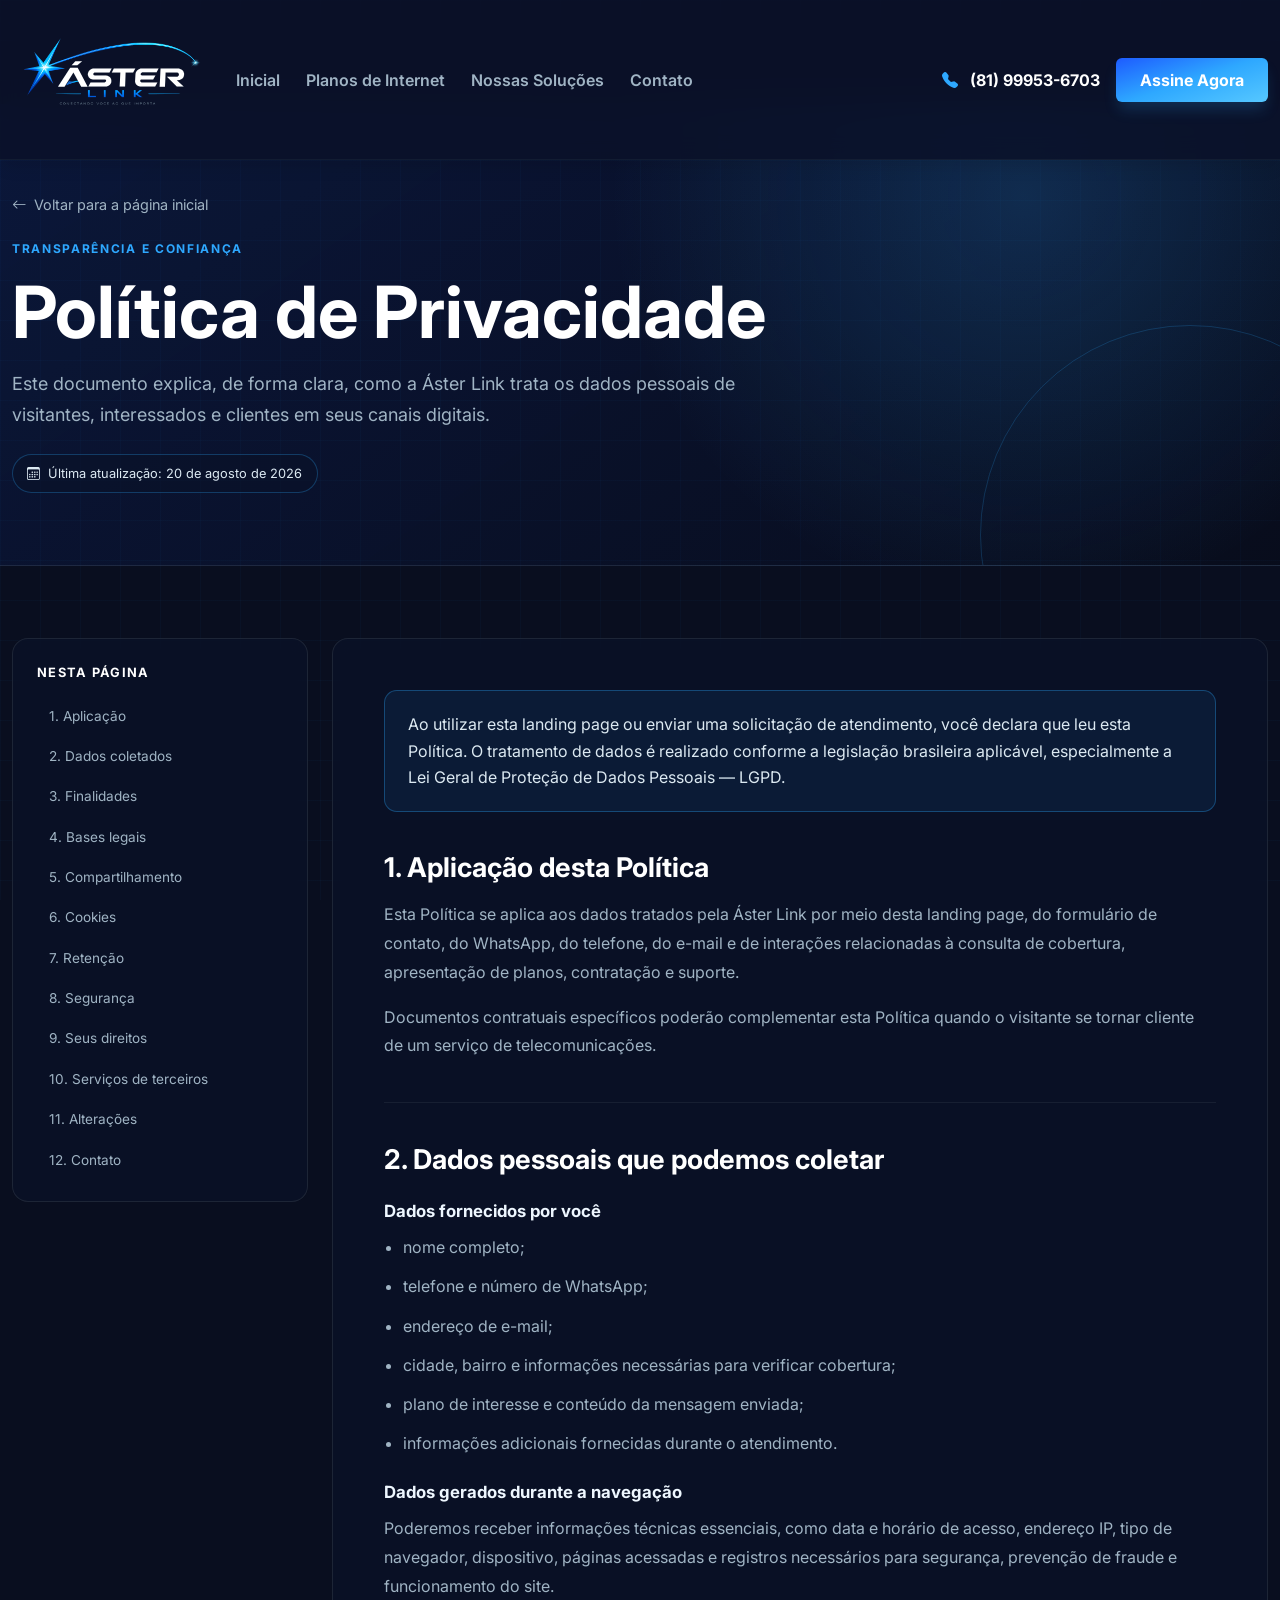
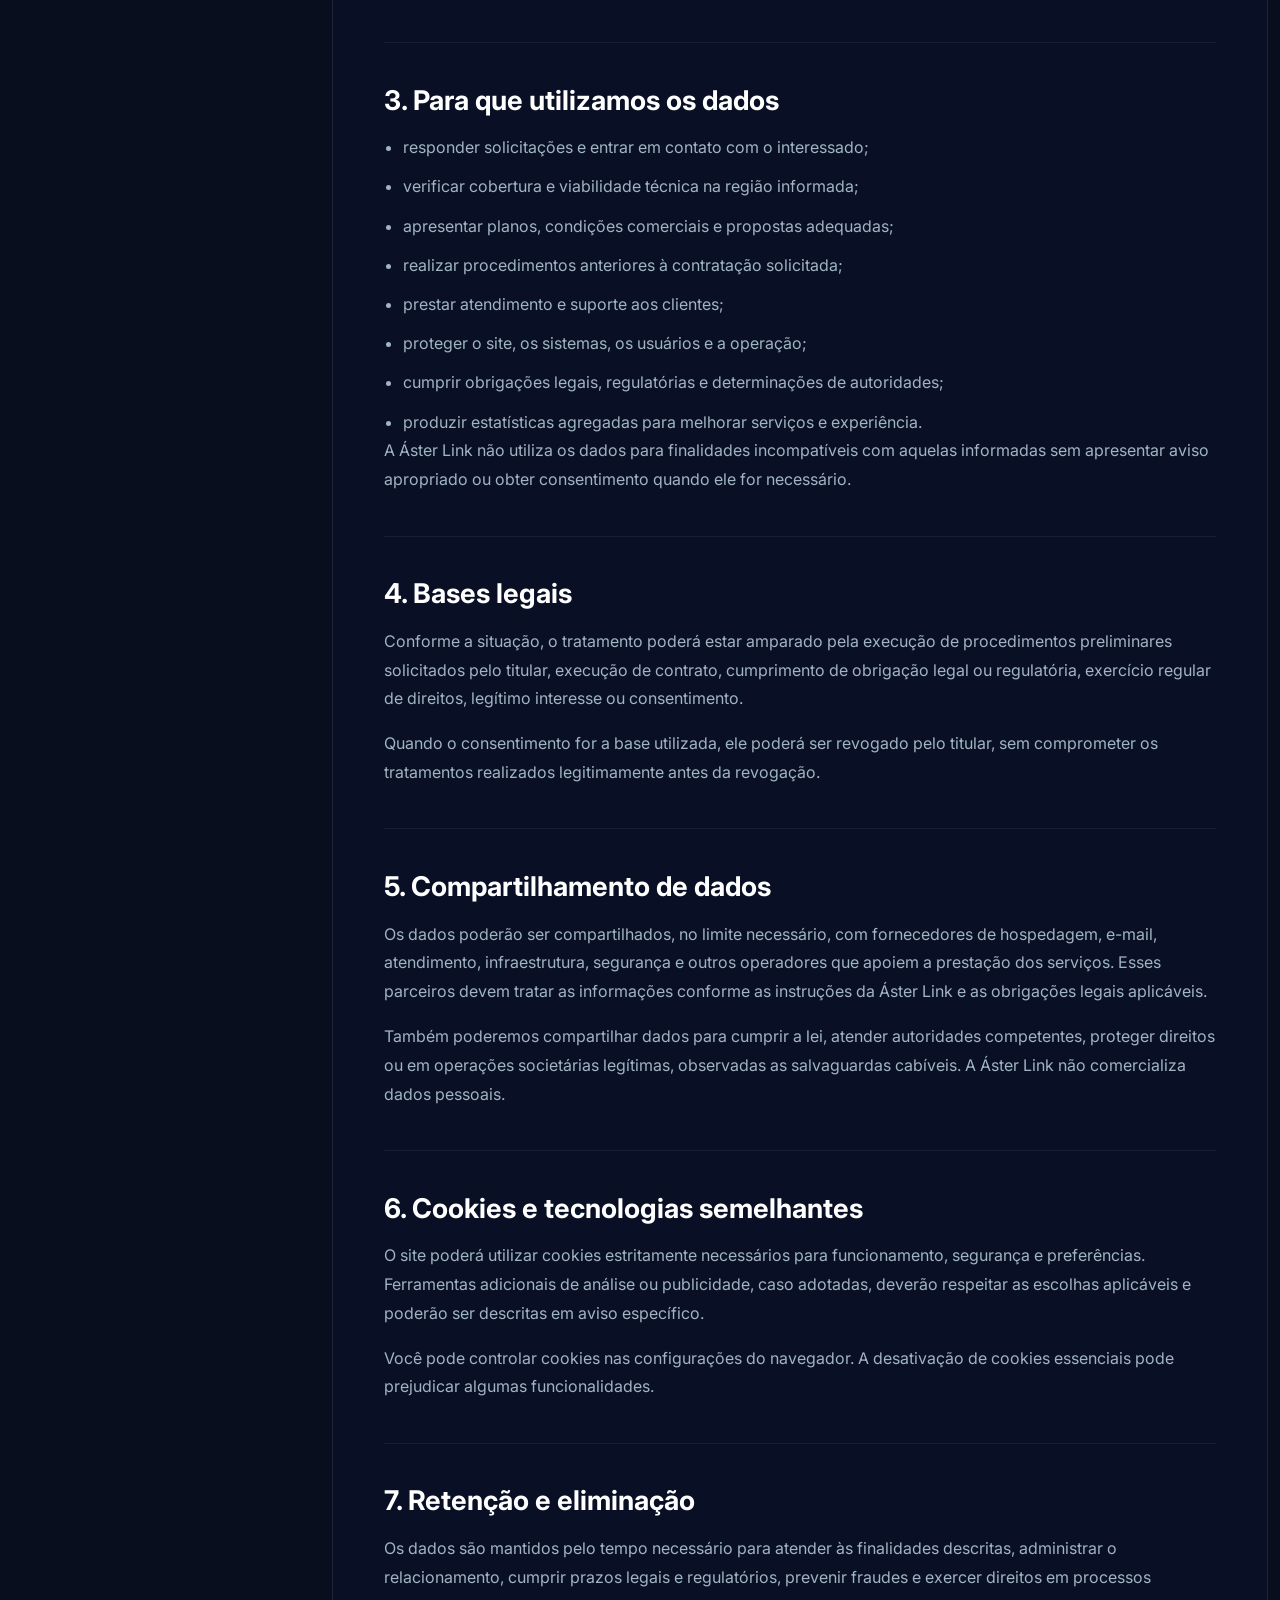
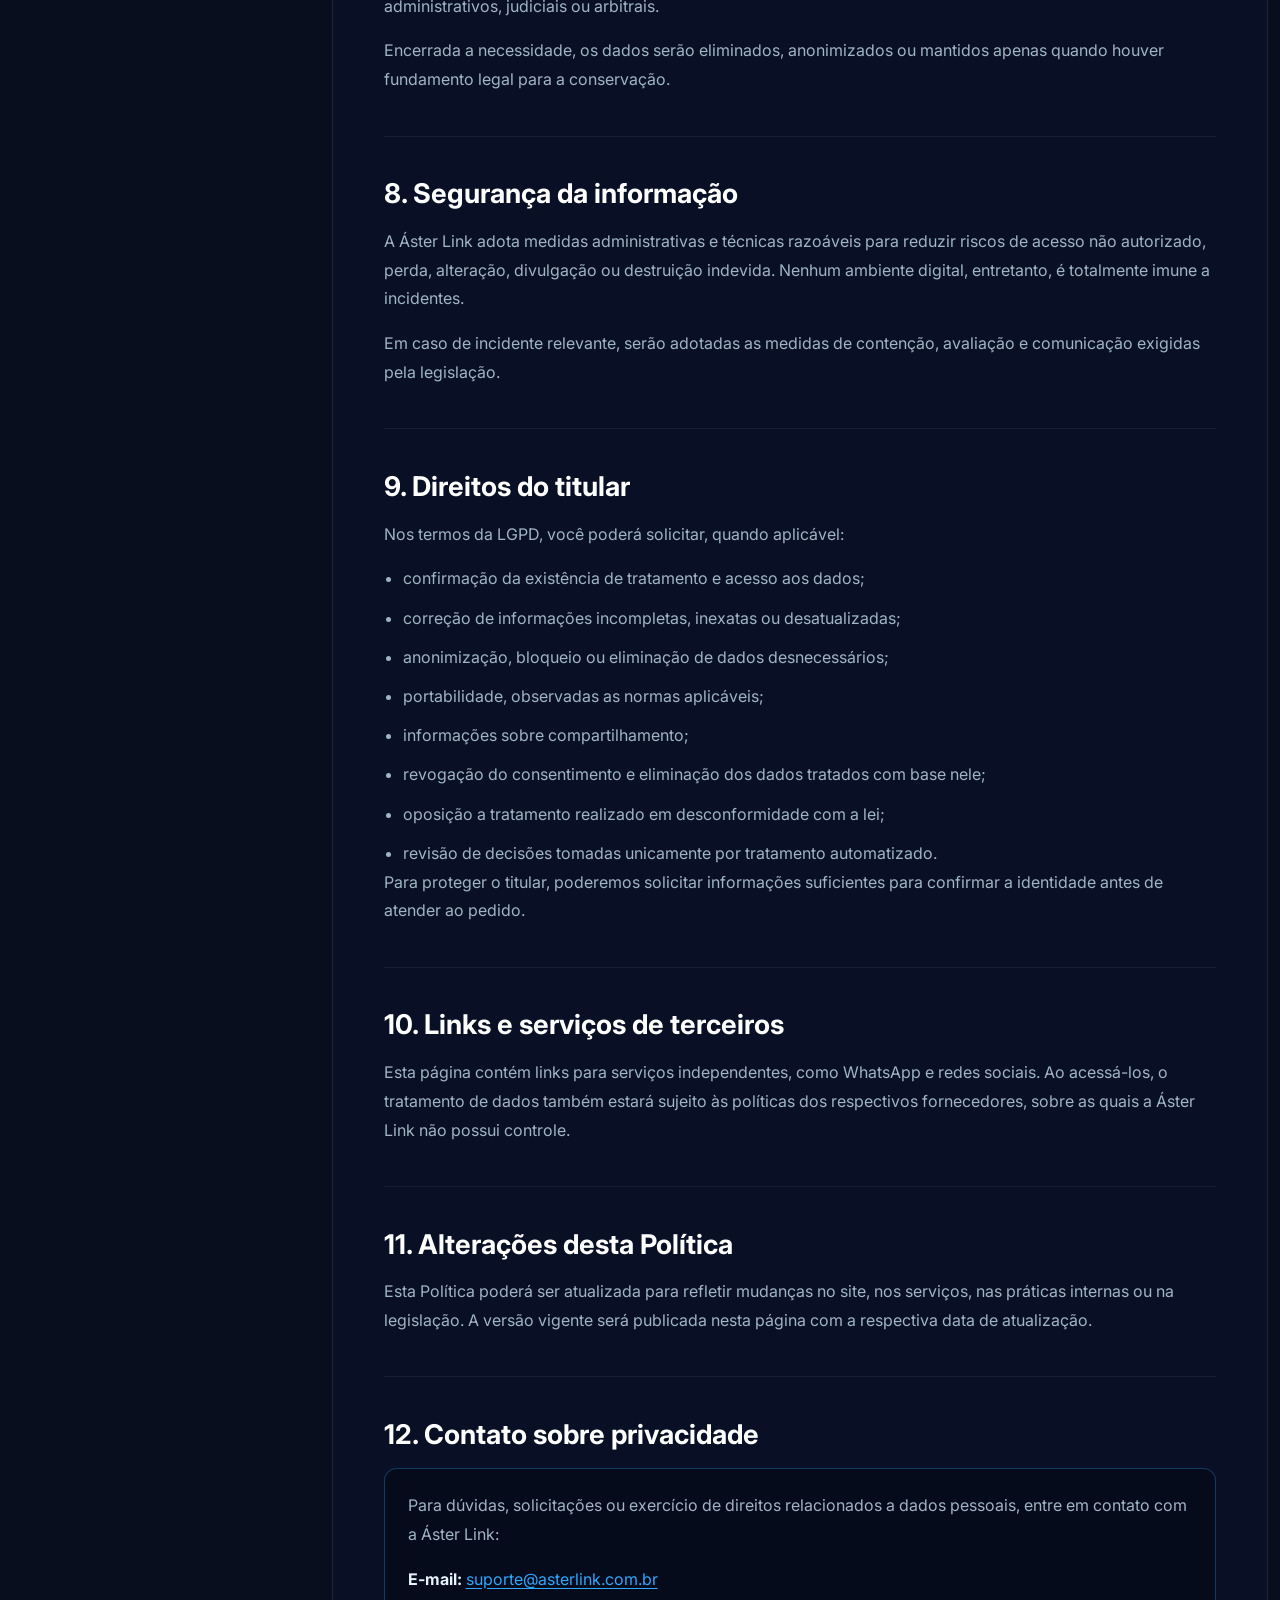
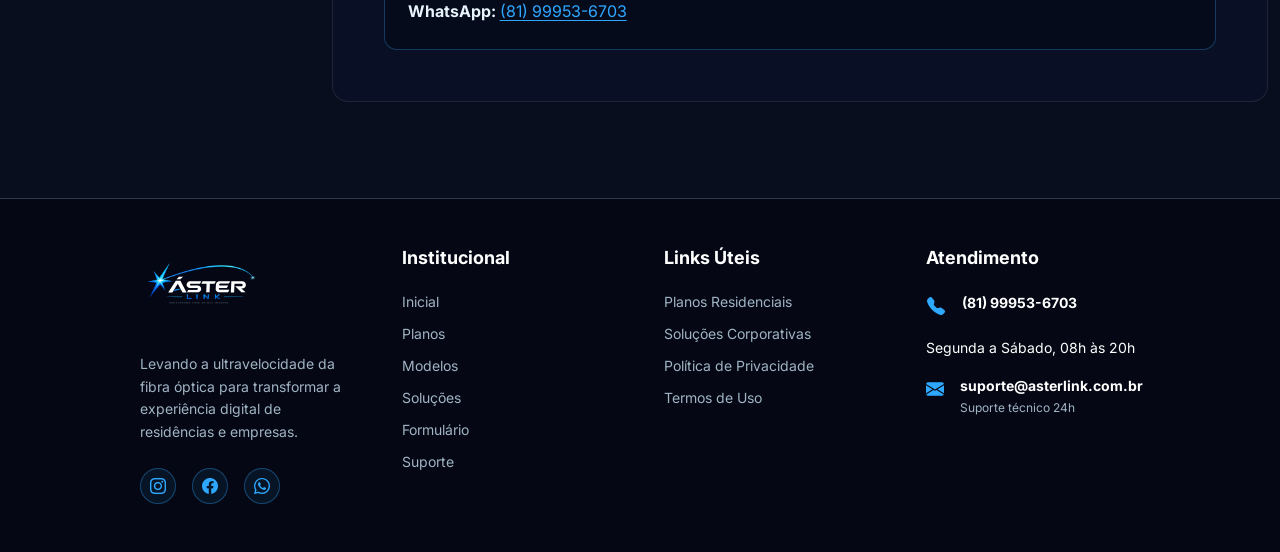
<file: politica-de-privacidade.html>
<!doctype html>
<html lang="pt-BR">
<head>
  <meta charset="utf-8">
  <meta name="viewport" content="width=device-width, initial-scale=1">
  <title>Política de Privacidade | Áster Link</title>
  <meta
    name="description"
    content="Conheça como a Áster Link coleta, utiliza, protege e compartilha dados pessoais em sua landing page e canais de atendimento."
  >
  <link
    rel="canonical"
    href="https://asterlink.com.br/politica-de-privacidade.html"
  >
  <meta property="og:locale" content="pt_BR">
  <meta property="og:type" content="website">
  <meta property="og:site_name" content="Áster Link">
  <meta property="og:title" content="Política de Privacidade | Áster Link">
  <meta
    property="og:description"
    content="Saiba como seus dados pessoais são tratados pela Áster Link."
  >
  <meta
    property="og:url"
    content="https://asterlink.com.br/politica-de-privacidade.html"
  >
  <link rel="icon" href="assets/icon/Fiveicon2.svg">
  <link rel="preconnect" href="https://fonts.googleapis.com">
  <link rel="preconnect" href="https://fonts.gstatic.com" crossorigin>
  <link
    href="https://fonts.googleapis.com/css2?family=Inter:wght@300;400;600;700;900&display=swap"
    rel="stylesheet"
  >
  <link
    href="https://cdn.jsdelivr.net/npm/bootstrap@5.3.8/dist/css/bootstrap.min.css"
    rel="stylesheet"
  >
  <link
    href="https://cdn.jsdelivr.net/npm/bootstrap-icons@1.13.1/font/bootstrap-icons.min.css"
    rel="stylesheet"
  >
  <link rel="stylesheet" href="style.css">
</head>
<body>
  <header class="site-header">
    <nav class="navbar navbar-expand-xl navbar-dark py-2" aria-label="Navegação principal">
      <div class="container-xl">
        <a
          class="navbar-brand logo-placeholder d-flex align-items-center justify-content-center"
          href="index.html#inicio"
          aria-label="Áster Link - Inicial"
        >
          <img
            class="logoDaEmpresa"
            src="assets/logoDaEmpresa/VERSÃO 6 LOGO DA ÁSTER 1SVG.svg"
            alt="logo ÁSTER LINK"
          >
        </a>
        <button
          class="navbar-toggler border-0 shadow-none"
          type="button"
          data-bs-toggle="collapse"
          data-bs-target="#mainNav"
          aria-controls="mainNav"
          aria-expanded="false"
          aria-label="Abrir menu"
        >
          <span class="navbar-toggler-icon"></span>
        </button>
        <div class="collapse navbar-collapse" id="mainNav">
          <ul class="navbar-nav primary-nav me-auto mb-3 mb-xl-0">
            <li class="nav-item">
              <a class="nav-link" href="index.html#inicio">Inicial</a>
            </li>
            <li class="nav-item">
              <a class="nav-link" href="index.html#planos">Planos de Internet</a>
            </li>
            <li class="nav-item">
              <a class="nav-link" href="index.html#solucoes">Nossas Soluções</a>
            </li>
            <li class="nav-item">
              <a class="nav-link" href="index.html#formulario">Contato</a>
            </li>
          </ul>
          <div class="d-flex flex-column flex-xl-row align-items-xl-center gap-3">
            <a class="contact-link" href="tel:+5581999536703">
              <i class="bi bi-telephone-fill me-2" aria-hidden="true"></i>
              (81) 99953-6703
            </a>
            <a class="btn btn-gradient btnPreenchimento" href="index.html#formulario">
              Assine Agora
            </a>
          </div>
        </div>
      </div>
    </nav>
  </header>

  <main class="legal-main">
    <section class="legal-hero">
      <div class="container-xl position-relative">
        <a class="legal-back-link d-inline-flex align-items-center gap-2 mb-4" href="index.html">
          <i class="bi bi-arrow-left" aria-hidden="true"></i>
          Voltar para a página inicial
        </a>
        <p class="legal-eyebrow">Transparência e confiança</p>
        <h1 class="legal-title">Política de Privacidade</h1>
        <p class="legal-intro">
          Este documento explica, de forma clara, como a Áster Link trata os
          dados pessoais de visitantes, interessados e clientes em seus canais
          digitais.
        </p>
        <span class="legal-updated">
          <i class="bi bi-calendar3" aria-hidden="true"></i>
          Última atualização: 20 de agosto de 2026
        </span>
      </div>
    </section>

    <section class="legal-content">
      <div class="container-xl">
        <div class="row g-4 align-items-start">
          <div class="col-lg-3">
            <aside class="legal-toc" aria-label="Índice da Política de Privacidade">
              <p class="legal-toc-title">Nesta página</p>
              <nav>
                <a href="#aplicacao">1. Aplicação</a>
                <a href="#dados-coletados">2. Dados coletados</a>
                <a href="#finalidades">3. Finalidades</a>
                <a href="#bases-legais">4. Bases legais</a>
                <a href="#compartilhamento">5. Compartilhamento</a>
                <a href="#cookies">6. Cookies</a>
                <a href="#retencao">7. Retenção</a>
                <a href="#seguranca">8. Segurança</a>
                <a href="#direitos">9. Seus direitos</a>
                <a href="#terceiros">10. Serviços de terceiros</a>
                <a href="#alteracoes">11. Alterações</a>
                <a href="#contato">12. Contato</a>
              </nav>
            </aside>
          </div>

          <div class="col-lg-9">
            <article class="legal-document">
              <div class="legal-notice">
                Ao utilizar esta landing page ou enviar uma solicitação de
                atendimento, você declara que leu esta Política. O tratamento
                de dados é realizado conforme a legislação brasileira
                aplicável, especialmente a Lei Geral de Proteção de Dados
                Pessoais — LGPD.
              </div>

              <section class="legal-section" id="aplicacao">
                <h2>1. Aplicação desta Política</h2>
                <p>
                  Esta Política se aplica aos dados tratados pela Áster Link por
                  meio desta landing page, do formulário de contato, do
                  WhatsApp, do telefone, do e-mail e de interações relacionadas
                  à consulta de cobertura, apresentação de planos, contratação
                  e suporte.
                </p>
                <p>
                  Documentos contratuais específicos poderão complementar esta
                  Política quando o visitante se tornar cliente de um serviço
                  de telecomunicações.
                </p>
              </section>

              <section class="legal-section" id="dados-coletados">
                <h2>2. Dados pessoais que podemos coletar</h2>
                <h3>Dados fornecidos por você</h3>
                <ul>
                  <li>nome completo;</li>
                  <li>telefone e número de WhatsApp;</li>
                  <li>endereço de e-mail;</li>
                  <li>cidade, bairro e informações necessárias para verificar cobertura;</li>
                  <li>plano de interesse e conteúdo da mensagem enviada;</li>
                  <li>informações adicionais fornecidas durante o atendimento.</li>
                </ul>
                <h3>Dados gerados durante a navegação</h3>
                <p>
                  Poderemos receber informações técnicas essenciais, como data
                  e horário de acesso, endereço IP, tipo de navegador,
                  dispositivo, páginas acessadas e registros necessários para
                  segurança, prevenção de fraude e funcionamento do site.
                </p>
              </section>

              <section class="legal-section" id="finalidades">
                <h2>3. Para que utilizamos os dados</h2>
                <ul>
                  <li>responder solicitações e entrar em contato com o interessado;</li>
                  <li>verificar cobertura e viabilidade técnica na região informada;</li>
                  <li>apresentar planos, condições comerciais e propostas adequadas;</li>
                  <li>realizar procedimentos anteriores à contratação solicitada;</li>
                  <li>prestar atendimento e suporte aos clientes;</li>
                  <li>proteger o site, os sistemas, os usuários e a operação;</li>
                  <li>cumprir obrigações legais, regulatórias e determinações de autoridades;</li>
                  <li>produzir estatísticas agregadas para melhorar serviços e experiência.</li>
                </ul>
                <p>
                  A Áster Link não utiliza os dados para finalidades incompatíveis
                  com aquelas informadas sem apresentar aviso apropriado ou
                  obter consentimento quando ele for necessário.
                </p>
              </section>

              <section class="legal-section" id="bases-legais">
                <h2>4. Bases legais</h2>
                <p>
                  Conforme a situação, o tratamento poderá estar amparado pela
                  execução de procedimentos preliminares solicitados pelo
                  titular, execução de contrato, cumprimento de obrigação legal
                  ou regulatória, exercício regular de direitos, legítimo
                  interesse ou consentimento.
                </p>
                <p>
                  Quando o consentimento for a base utilizada, ele poderá ser
                  revogado pelo titular, sem comprometer os tratamentos
                  realizados legitimamente antes da revogação.
                </p>
              </section>

              <section class="legal-section" id="compartilhamento">
                <h2>5. Compartilhamento de dados</h2>
                <p>
                  Os dados poderão ser compartilhados, no limite necessário,
                  com fornecedores de hospedagem, e-mail, atendimento,
                  infraestrutura, segurança e outros operadores que apoiem a
                  prestação dos serviços. Esses parceiros devem tratar as
                  informações conforme as instruções da Áster Link e as
                  obrigações legais aplicáveis.
                </p>
                <p>
                  Também poderemos compartilhar dados para cumprir a lei,
                  atender autoridades competentes, proteger direitos ou em
                  operações societárias legítimas, observadas as salvaguardas
                  cabíveis. A Áster Link não comercializa dados pessoais.
                </p>
              </section>

              <section class="legal-section" id="cookies">
                <h2>6. Cookies e tecnologias semelhantes</h2>
                <p>
                  O site poderá utilizar cookies estritamente necessários para
                  funcionamento, segurança e preferências. Ferramentas
                  adicionais de análise ou publicidade, caso adotadas, deverão
                  respeitar as escolhas aplicáveis e poderão ser descritas em
                  aviso específico.
                </p>
                <p>
                  Você pode controlar cookies nas configurações do navegador.
                  A desativação de cookies essenciais pode prejudicar algumas
                  funcionalidades.
                </p>
              </section>

              <section class="legal-section" id="retencao">
                <h2>7. Retenção e eliminação</h2>
                <p>
                  Os dados são mantidos pelo tempo necessário para atender às
                  finalidades descritas, administrar o relacionamento, cumprir
                  prazos legais e regulatórios, prevenir fraudes e exercer
                  direitos em processos administrativos, judiciais ou
                  arbitrais.
                </p>
                <p>
                  Encerrada a necessidade, os dados serão eliminados,
                  anonimizados ou mantidos apenas quando houver fundamento legal
                  para a conservação.
                </p>
              </section>

              <section class="legal-section" id="seguranca">
                <h2>8. Segurança da informação</h2>
                <p>
                  A Áster Link adota medidas administrativas e técnicas
                  razoáveis para reduzir riscos de acesso não autorizado,
                  perda, alteração, divulgação ou destruição indevida. Nenhum
                  ambiente digital, entretanto, é totalmente imune a incidentes.
                </p>
                <p>
                  Em caso de incidente relevante, serão adotadas as medidas de
                  contenção, avaliação e comunicação exigidas pela legislação.
                </p>
              </section>

              <section class="legal-section" id="direitos">
                <h2>9. Direitos do titular</h2>
                <p>Nos termos da LGPD, você poderá solicitar, quando aplicável:</p>
                <ul>
                  <li>confirmação da existência de tratamento e acesso aos dados;</li>
                  <li>correção de informações incompletas, inexatas ou desatualizadas;</li>
                  <li>anonimização, bloqueio ou eliminação de dados desnecessários;</li>
                  <li>portabilidade, observadas as normas aplicáveis;</li>
                  <li>informações sobre compartilhamento;</li>
                  <li>revogação do consentimento e eliminação dos dados tratados com base nele;</li>
                  <li>oposição a tratamento realizado em desconformidade com a lei;</li>
                  <li>revisão de decisões tomadas unicamente por tratamento automatizado.</li>
                </ul>
                <p>
                  Para proteger o titular, poderemos solicitar informações
                  suficientes para confirmar a identidade antes de atender ao
                  pedido.
                </p>
              </section>

              <section class="legal-section" id="terceiros">
                <h2>10. Links e serviços de terceiros</h2>
                <p>
                  Esta página contém links para serviços independentes, como
                  WhatsApp e redes sociais. Ao acessá-los, o tratamento de dados
                  também estará sujeito às políticas dos respectivos
                  fornecedores, sobre as quais a Áster Link não possui controle.
                </p>
              </section>

              <section class="legal-section" id="alteracoes">
                <h2>11. Alterações desta Política</h2>
                <p>
                  Esta Política poderá ser atualizada para refletir mudanças no
                  site, nos serviços, nas práticas internas ou na legislação. A
                  versão vigente será publicada nesta página com a respectiva
                  data de atualização.
                </p>
              </section>

              <section class="legal-section" id="contato">
                <h2>12. Contato sobre privacidade</h2>
                <div class="legal-contact-card">
                  <p>
                    Para dúvidas, solicitações ou exercício de direitos
                    relacionados a dados pessoais, entre em contato com a Áster
                    Link:
                  </p>
                  <p class="mb-1">
                    <strong>E-mail:</strong>
                    <a href="mailto:suporte@asterlink.com.br">suporte@asterlink.com.br</a>
                  </p>
                  <p class="mb-0">
                    <strong>WhatsApp:</strong>
                    <a href="https://wa.me/558199536703">(81) 99953-6703</a>
                  </p>
                </div>
              </section>
            </article>
          </div>
        </div>
      </div>
    </section>
  </main>

  <footer class="site-footer">
    <div class="container footer-container py-5">
      <div class="row g-5">
        <div class="col-md-6 col-lg-3">
          <a class="footer-brand d-inline-flex flex-column mb-4" href="index.html#inicio" aria-label="Áster Link - Inicial">
            <img class="logoDaEmpresa2" src="assets/logoDaEmpresa/VERSÃO 6 LOGO DA ÁSTER 1SVG.svg" alt="logo ÁSTER LINK">
          </a>
          <p class="footer-description mb-4">Levando a ultravelocidade da fibra óptica para transformar a experiência digital de residências e empresas.</p>
          <div class="d-flex gap-3" aria-label="Redes sociais">
            <a class="footer-social" href="#" aria-label="Instagram"><i class="bi bi-instagram" aria-hidden="true"></i></a>
            <a class="footer-social" href="#" aria-label="Facebook"><i class="bi bi-facebook" aria-hidden="true"></i></a>
            <a class="footer-social" href="https://wa.me/558199536703" aria-label="WhatsApp"><i class="bi bi-whatsapp" aria-hidden="true"></i></a>
          </div>
        </div>
        <div class="col-md-6 col-lg-3">
          <h2 class="footer-title">Institucional</h2>
          <nav class="footer-nav" aria-label="Links institucionais">
            <a href="index.html#inicio">Inicial</a>
            <a href="index.html#planos">Planos</a>
            <a href="index.html#modelos">Modelos</a>
            <a href="index.html#solucoes">Soluções</a>
            <a href="index.html#formulario">Formulário</a>
            <a href="mailto:suporte@asterlink.com.br">Suporte</a>
          </nav>
        </div>
        <div class="col-md-6 col-lg-3">
          <h2 class="footer-title">Links Úteis</h2>
          <nav class="footer-nav" aria-label="Links úteis">
            <a href="index.html#planos">Planos Residenciais</a>
            <a href="index.html#solucoes">Soluções Corporativas</a>
            <a href="politica-de-privacidade.html" aria-current="page">Política de Privacidade</a>
            <a href="termos-de-uso.html">Termos de Uso</a>
          </nav>
        </div>
        <div class="col-md-6 col-lg-3">
          <h2 class="footer-title">Atendimento</h2>
          <div class="d-flex flex-column gap-3">
            <a class="footer-contact d-flex align-items-start gap-3" href="tel:+5581999536703">
              <i class="bi bi-telephone-fill" aria-hidden="true"></i>
              <strong class="d-block">(81) 99953-6703</strong>
            </a>
            <span><small>Segunda a Sábado, 08h às 20h</small></span>
            <a class="footer-contact d-flex align-items-start gap-3" href="mailto:suporte@asterlink.com.br">
              <i class="bi bi-envelope-fill" aria-hidden="true"></i>
              <span><strong class="d-block">suporte@asterlink.com.br</strong><small>Suporte técnico 24h</small></span>
            </a>
          </div>
        </div>
      </div>
    </div>
  </footer>

  <script src="https://cdn.jsdelivr.net/npm/bootstrap@5.3.8/dist/js/bootstrap.bundle.min.js"></script>
</body>
</html>
</file>
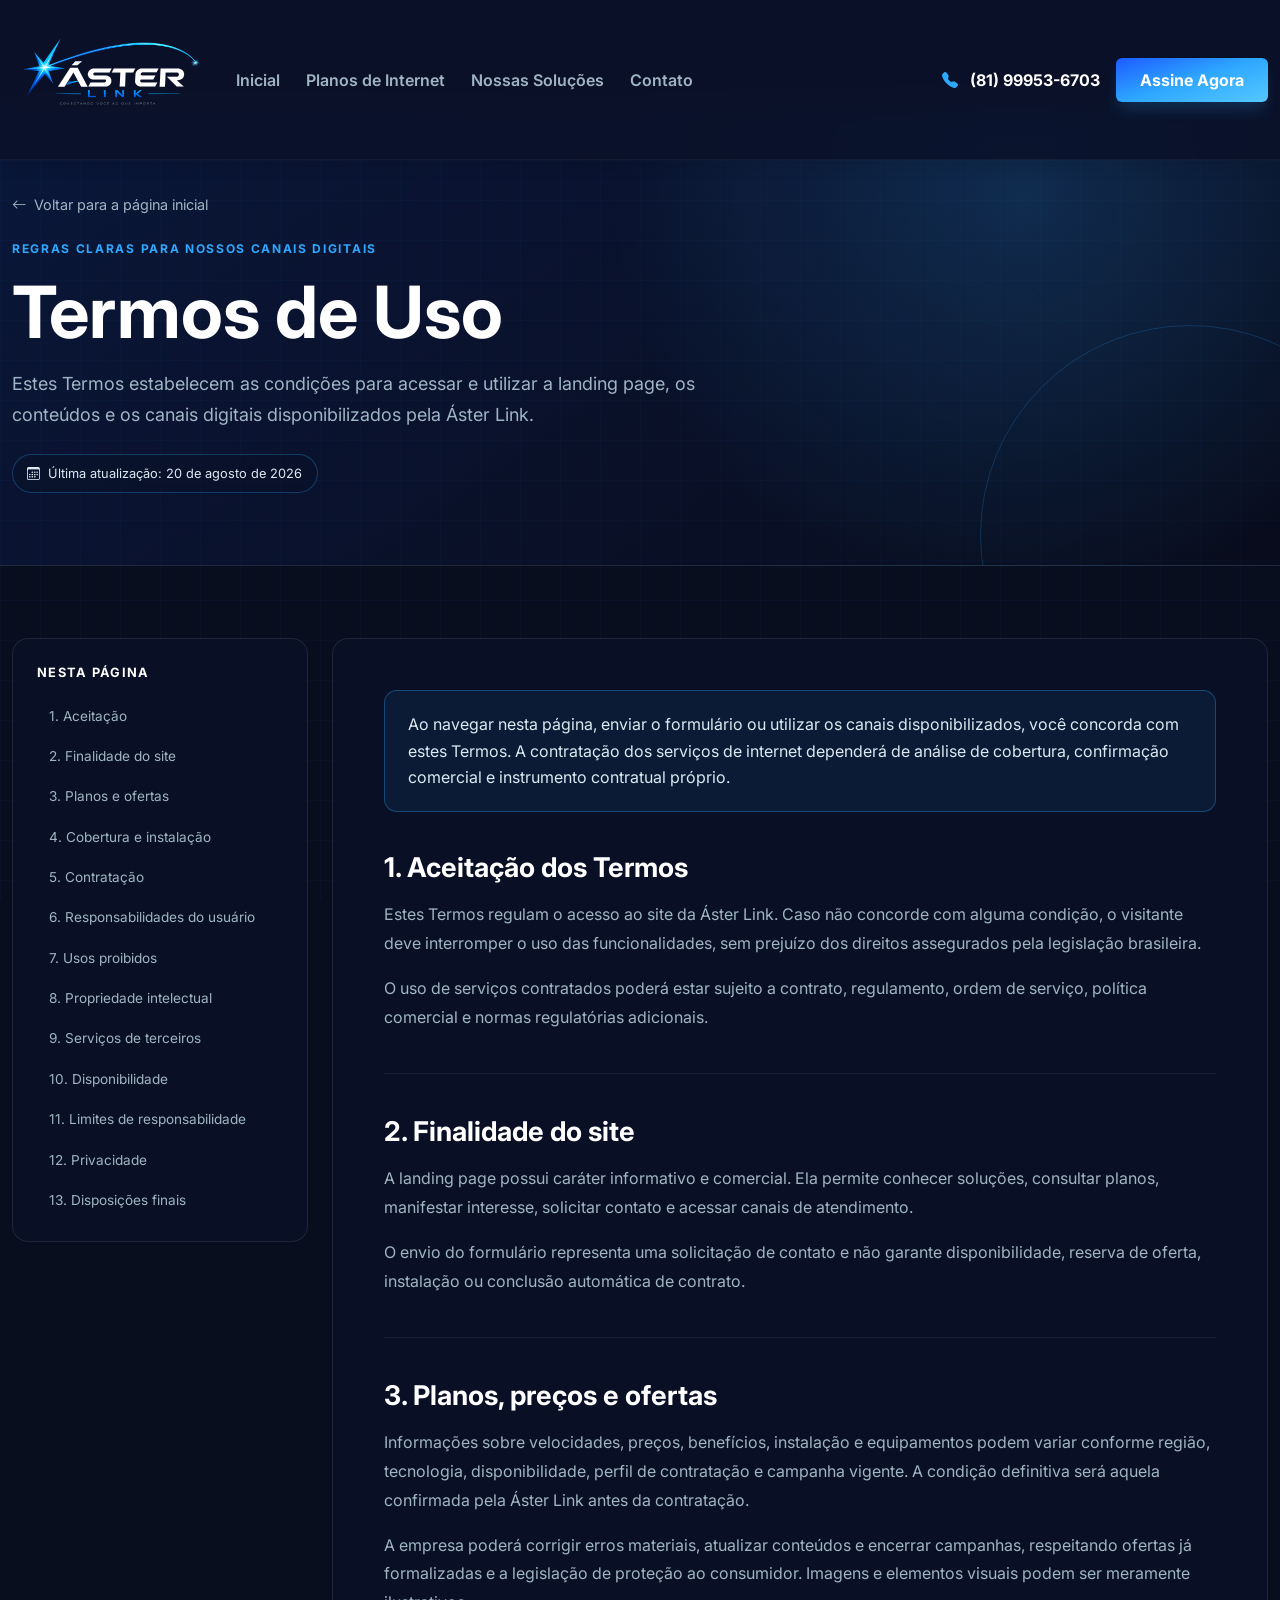
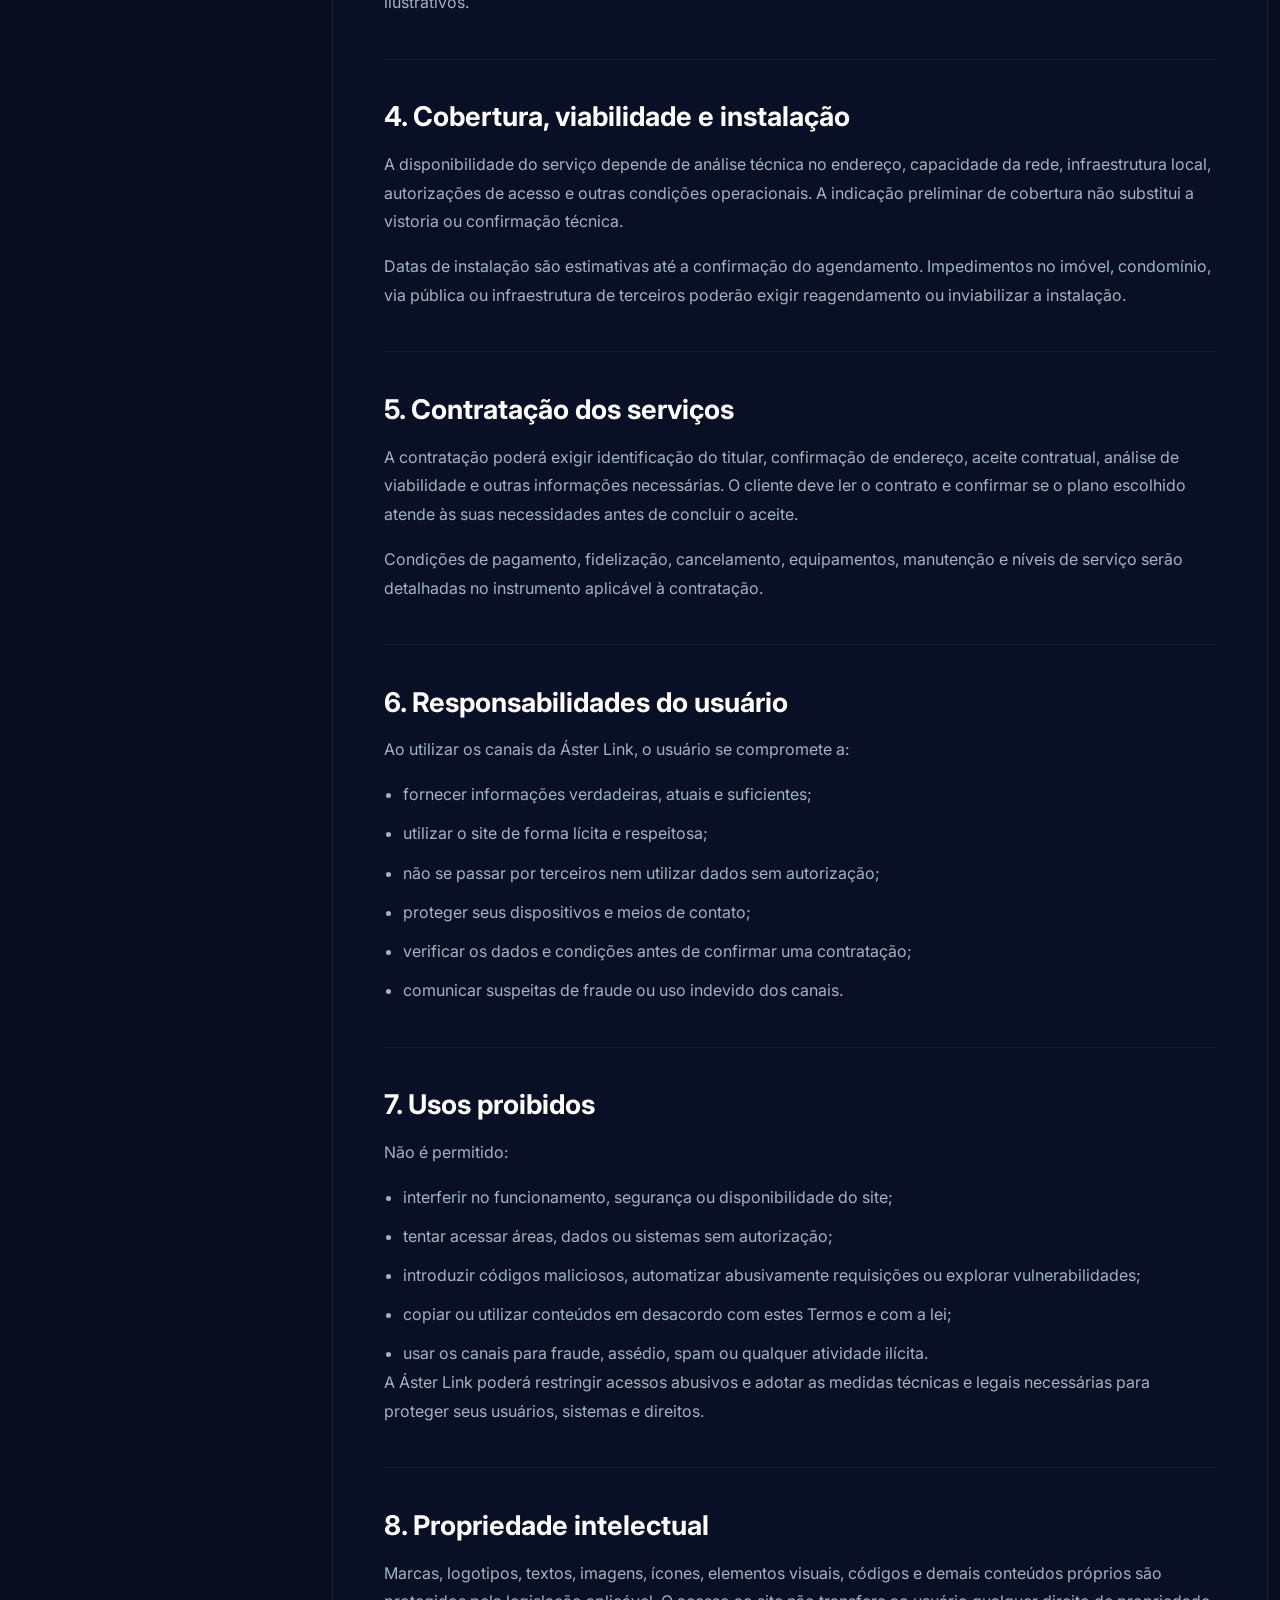
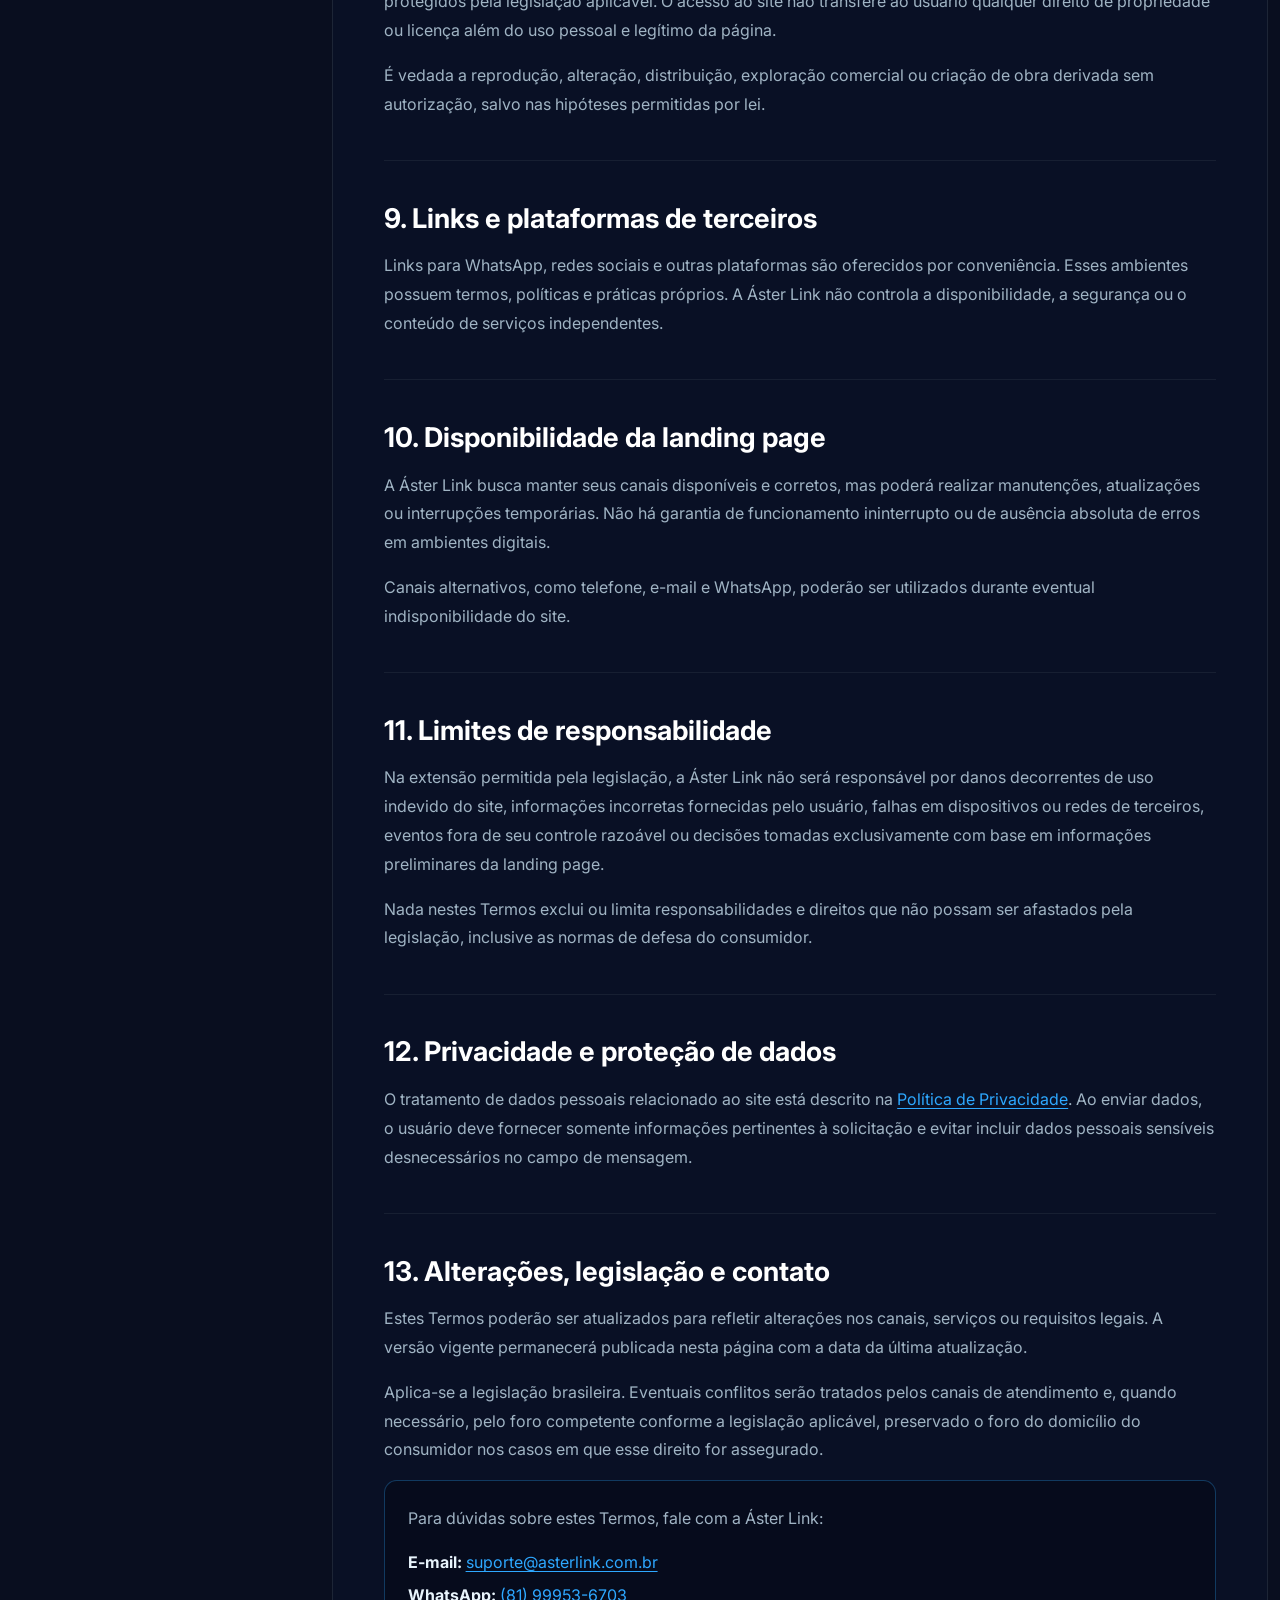
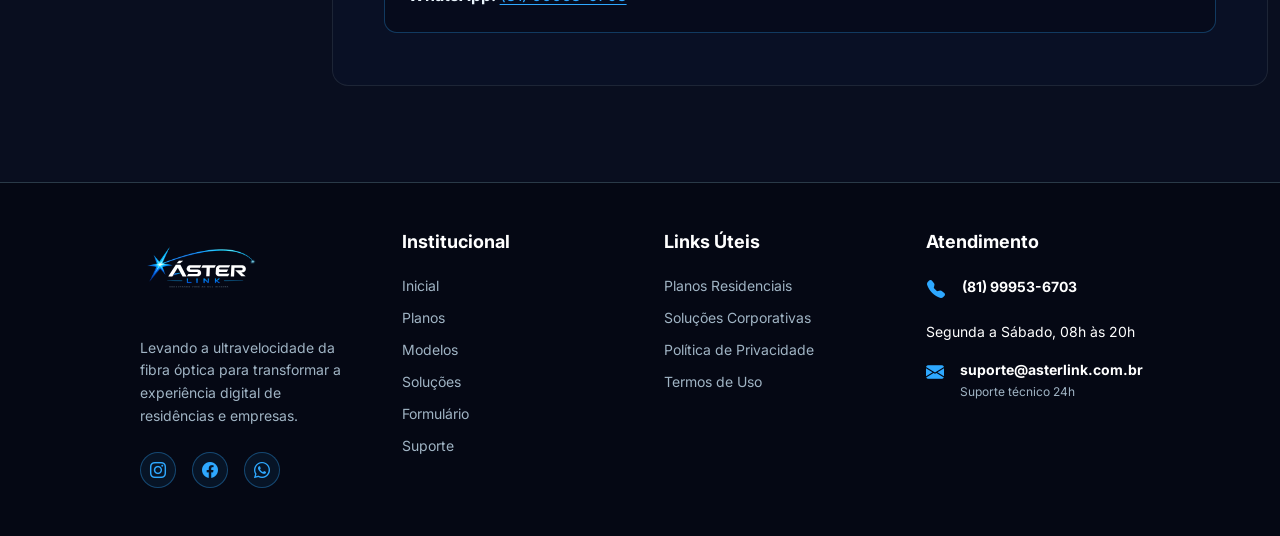
<file: termos-de-uso.html>
<!doctype html>
<html lang="pt-BR">
<head>
  <meta charset="utf-8">
  <meta name="viewport" content="width=device-width, initial-scale=1">
  <title>Termos de Uso | Áster Link</title>
  <meta
    name="description"
    content="Consulte as condições de acesso e uso da landing page, conteúdos e canais digitais da Áster Link."
  >
  <link
    rel="canonical"
    href="https://asterlink.com.br/termos-de-uso.html"
  >
  <meta property="og:locale" content="pt_BR">
  <meta property="og:type" content="website">
  <meta property="og:site_name" content="Áster Link">
  <meta property="og:title" content="Termos de Uso | Áster Link">
  <meta
    property="og:description"
    content="Conheça as condições aplicáveis ao uso dos canais digitais da Áster Link."
  >
  <meta
    property="og:url"
    content="https://asterlink.com.br/termos-de-uso.html"
  >
  <link rel="icon" href="assets/icon/Fiveicon2.svg">
  <link rel="preconnect" href="https://fonts.googleapis.com">
  <link rel="preconnect" href="https://fonts.gstatic.com" crossorigin>
  <link
    href="https://fonts.googleapis.com/css2?family=Inter:wght@300;400;600;700;900&display=swap"
    rel="stylesheet"
  >
  <link
    href="https://cdn.jsdelivr.net/npm/bootstrap@5.3.8/dist/css/bootstrap.min.css"
    rel="stylesheet"
  >
  <link
    href="https://cdn.jsdelivr.net/npm/bootstrap-icons@1.13.1/font/bootstrap-icons.min.css"
    rel="stylesheet"
  >
  <link rel="stylesheet" href="style.css">
</head>
<body>
  <header class="site-header">
    <nav class="navbar navbar-expand-xl navbar-dark py-2" aria-label="Navegação principal">
      <div class="container-xl">
        <a
          class="navbar-brand logo-placeholder d-flex align-items-center justify-content-center"
          href="index.html#inicio"
          aria-label="Áster Link - Inicial"
        >
          <img
            class="logoDaEmpresa"
            src="assets/logoDaEmpresa/VERSÃO 6 LOGO DA ÁSTER 1SVG.svg"
            alt="logo ÁSTER LINK"
          >
        </a>
        <button
          class="navbar-toggler border-0 shadow-none"
          type="button"
          data-bs-toggle="collapse"
          data-bs-target="#mainNav"
          aria-controls="mainNav"
          aria-expanded="false"
          aria-label="Abrir menu"
        >
          <span class="navbar-toggler-icon"></span>
        </button>
        <div class="collapse navbar-collapse" id="mainNav">
          <ul class="navbar-nav primary-nav me-auto mb-3 mb-xl-0">
            <li class="nav-item">
              <a class="nav-link" href="index.html#inicio">Inicial</a>
            </li>
            <li class="nav-item">
              <a class="nav-link" href="index.html#planos">Planos de Internet</a>
            </li>
            <li class="nav-item">
              <a class="nav-link" href="index.html#solucoes">Nossas Soluções</a>
            </li>
            <li class="nav-item">
              <a class="nav-link" href="index.html#formulario">Contato</a>
            </li>
          </ul>
          <div class="d-flex flex-column flex-xl-row align-items-xl-center gap-3">
            <a class="contact-link" href="tel:+5581999536703">
              <i class="bi bi-telephone-fill me-2" aria-hidden="true"></i>
              (81) 99953-6703
            </a>
            <a class="btn btn-gradient btnPreenchimento" href="index.html#formulario">
              Assine Agora
            </a>
          </div>
        </div>
      </div>
    </nav>
  </header>

  <main class="legal-main">
    <section class="legal-hero">
      <div class="container-xl position-relative">
        <a class="legal-back-link d-inline-flex align-items-center gap-2 mb-4" href="index.html">
          <i class="bi bi-arrow-left" aria-hidden="true"></i>
          Voltar para a página inicial
        </a>
        <p class="legal-eyebrow">Regras claras para nossos canais digitais</p>
        <h1 class="legal-title">Termos de Uso</h1>
        <p class="legal-intro">
          Estes Termos estabelecem as condições para acessar e utilizar a
          landing page, os conteúdos e os canais digitais disponibilizados pela
          Áster Link.
        </p>
        <span class="legal-updated">
          <i class="bi bi-calendar3" aria-hidden="true"></i>
          Última atualização: 20 de agosto de 2026
        </span>
      </div>
    </section>

    <section class="legal-content">
      <div class="container-xl">
        <div class="row g-4 align-items-start">
          <div class="col-lg-3">
            <aside class="legal-toc" aria-label="Índice dos Termos de Uso">
              <p class="legal-toc-title">Nesta página</p>
              <nav>
                <a href="#aceitacao">1. Aceitação</a>
                <a href="#finalidade">2. Finalidade do site</a>
                <a href="#ofertas">3. Planos e ofertas</a>
                <a href="#cobertura">4. Cobertura e instalação</a>
                <a href="#contratacao">5. Contratação</a>
                <a href="#responsabilidades">6. Responsabilidades do usuário</a>
                <a href="#uso-proibido">7. Usos proibidos</a>
                <a href="#propriedade">8. Propriedade intelectual</a>
                <a href="#terceiros">9. Serviços de terceiros</a>
                <a href="#disponibilidade">10. Disponibilidade</a>
                <a href="#responsabilidade">11. Limites de responsabilidade</a>
                <a href="#privacidade">12. Privacidade</a>
                <a href="#disposicoes">13. Disposições finais</a>
              </nav>
            </aside>
          </div>

          <div class="col-lg-9">
            <article class="legal-document">
              <div class="legal-notice">
                Ao navegar nesta página, enviar o formulário ou utilizar os
                canais disponibilizados, você concorda com estes Termos. A
                contratação dos serviços de internet dependerá de análise de
                cobertura, confirmação comercial e instrumento contratual
                próprio.
              </div>

              <section class="legal-section" id="aceitacao">
                <h2>1. Aceitação dos Termos</h2>
                <p>
                  Estes Termos regulam o acesso ao site da Áster Link. Caso não
                  concorde com alguma condição, o visitante deve interromper o
                  uso das funcionalidades, sem prejuízo dos direitos
                  assegurados pela legislação brasileira.
                </p>
                <p>
                  O uso de serviços contratados poderá estar sujeito a contrato,
                  regulamento, ordem de serviço, política comercial e normas
                  regulatórias adicionais.
                </p>
              </section>

              <section class="legal-section" id="finalidade">
                <h2>2. Finalidade do site</h2>
                <p>
                  A landing page possui caráter informativo e comercial. Ela
                  permite conhecer soluções, consultar planos, manifestar
                  interesse, solicitar contato e acessar canais de atendimento.
                </p>
                <p>
                  O envio do formulário representa uma solicitação de contato e
                  não garante disponibilidade, reserva de oferta, instalação ou
                  conclusão automática de contrato.
                </p>
              </section>

              <section class="legal-section" id="ofertas">
                <h2>3. Planos, preços e ofertas</h2>
                <p>
                  Informações sobre velocidades, preços, benefícios, instalação
                  e equipamentos podem variar conforme região, tecnologia,
                  disponibilidade, perfil de contratação e campanha vigente.
                  A condição definitiva será aquela confirmada pela Áster Link
                  antes da contratação.
                </p>
                <p>
                  A empresa poderá corrigir erros materiais, atualizar conteúdos
                  e encerrar campanhas, respeitando ofertas já formalizadas e a
                  legislação de proteção ao consumidor. Imagens e elementos
                  visuais podem ser meramente ilustrativos.
                </p>
              </section>

              <section class="legal-section" id="cobertura">
                <h2>4. Cobertura, viabilidade e instalação</h2>
                <p>
                  A disponibilidade do serviço depende de análise técnica no
                  endereço, capacidade da rede, infraestrutura local,
                  autorizações de acesso e outras condições operacionais. A
                  indicação preliminar de cobertura não substitui a vistoria ou
                  confirmação técnica.
                </p>
                <p>
                  Datas de instalação são estimativas até a confirmação do
                  agendamento. Impedimentos no imóvel, condomínio, via pública
                  ou infraestrutura de terceiros poderão exigir reagendamento
                  ou inviabilizar a instalação.
                </p>
              </section>

              <section class="legal-section" id="contratacao">
                <h2>5. Contratação dos serviços</h2>
                <p>
                  A contratação poderá exigir identificação do titular,
                  confirmação de endereço, aceite contratual, análise de
                  viabilidade e outras informações necessárias. O cliente deve
                  ler o contrato e confirmar se o plano escolhido atende às suas
                  necessidades antes de concluir o aceite.
                </p>
                <p>
                  Condições de pagamento, fidelização, cancelamento,
                  equipamentos, manutenção e níveis de serviço serão detalhadas
                  no instrumento aplicável à contratação.
                </p>
              </section>

              <section class="legal-section" id="responsabilidades">
                <h2>6. Responsabilidades do usuário</h2>
                <p>Ao utilizar os canais da Áster Link, o usuário se compromete a:</p>
                <ul>
                  <li>fornecer informações verdadeiras, atuais e suficientes;</li>
                  <li>utilizar o site de forma lícita e respeitosa;</li>
                  <li>não se passar por terceiros nem utilizar dados sem autorização;</li>
                  <li>proteger seus dispositivos e meios de contato;</li>
                  <li>verificar os dados e condições antes de confirmar uma contratação;</li>
                  <li>comunicar suspeitas de fraude ou uso indevido dos canais.</li>
                </ul>
              </section>

              <section class="legal-section" id="uso-proibido">
                <h2>7. Usos proibidos</h2>
                <p>Não é permitido:</p>
                <ul>
                  <li>interferir no funcionamento, segurança ou disponibilidade do site;</li>
                  <li>tentar acessar áreas, dados ou sistemas sem autorização;</li>
                  <li>introduzir códigos maliciosos, automatizar abusivamente requisições ou explorar vulnerabilidades;</li>
                  <li>copiar ou utilizar conteúdos em desacordo com estes Termos e com a lei;</li>
                  <li>usar os canais para fraude, assédio, spam ou qualquer atividade ilícita.</li>
                </ul>
                <p>
                  A Áster Link poderá restringir acessos abusivos e adotar as
                  medidas técnicas e legais necessárias para proteger seus
                  usuários, sistemas e direitos.
                </p>
              </section>

              <section class="legal-section" id="propriedade">
                <h2>8. Propriedade intelectual</h2>
                <p>
                  Marcas, logotipos, textos, imagens, ícones, elementos visuais,
                  códigos e demais conteúdos próprios são protegidos pela
                  legislação aplicável. O acesso ao site não transfere ao
                  usuário qualquer direito de propriedade ou licença além do
                  uso pessoal e legítimo da página.
                </p>
                <p>
                  É vedada a reprodução, alteração, distribuição, exploração
                  comercial ou criação de obra derivada sem autorização, salvo
                  nas hipóteses permitidas por lei.
                </p>
              </section>

              <section class="legal-section" id="terceiros">
                <h2>9. Links e plataformas de terceiros</h2>
                <p>
                  Links para WhatsApp, redes sociais e outras plataformas são
                  oferecidos por conveniência. Esses ambientes possuem termos,
                  políticas e práticas próprios. A Áster Link não controla a
                  disponibilidade, a segurança ou o conteúdo de serviços
                  independentes.
                </p>
              </section>

              <section class="legal-section" id="disponibilidade">
                <h2>10. Disponibilidade da landing page</h2>
                <p>
                  A Áster Link busca manter seus canais disponíveis e corretos,
                  mas poderá realizar manutenções, atualizações ou interrupções
                  temporárias. Não há garantia de funcionamento ininterrupto ou
                  de ausência absoluta de erros em ambientes digitais.
                </p>
                <p>
                  Canais alternativos, como telefone, e-mail e WhatsApp, poderão
                  ser utilizados durante eventual indisponibilidade do site.
                </p>
              </section>

              <section class="legal-section" id="responsabilidade">
                <h2>11. Limites de responsabilidade</h2>
                <p>
                  Na extensão permitida pela legislação, a Áster Link não será
                  responsável por danos decorrentes de uso indevido do site,
                  informações incorretas fornecidas pelo usuário, falhas em
                  dispositivos ou redes de terceiros, eventos fora de seu
                  controle razoável ou decisões tomadas exclusivamente com base
                  em informações preliminares da landing page.
                </p>
                <p>
                  Nada nestes Termos exclui ou limita responsabilidades e
                  direitos que não possam ser afastados pela legislação,
                  inclusive as normas de defesa do consumidor.
                </p>
              </section>

              <section class="legal-section" id="privacidade">
                <h2>12. Privacidade e proteção de dados</h2>
                <p>
                  O tratamento de dados pessoais relacionado ao site está
                  descrito na
                  <a href="politica-de-privacidade.html">Política de Privacidade</a>.
                  Ao enviar dados, o usuário deve fornecer somente informações
                  pertinentes à solicitação e evitar incluir dados pessoais
                  sensíveis desnecessários no campo de mensagem.
                </p>
              </section>

              <section class="legal-section" id="disposicoes">
                <h2>13. Alterações, legislação e contato</h2>
                <p>
                  Estes Termos poderão ser atualizados para refletir alterações
                  nos canais, serviços ou requisitos legais. A versão vigente
                  permanecerá publicada nesta página com a data da última
                  atualização.
                </p>
                <p>
                  Aplica-se a legislação brasileira. Eventuais conflitos serão
                  tratados pelos canais de atendimento e, quando necessário,
                  pelo foro competente conforme a legislação aplicável,
                  preservado o foro do domicílio do consumidor nos casos em que
                  esse direito for assegurado.
                </p>
                <div class="legal-contact-card">
                  <p>Para dúvidas sobre estes Termos, fale com a Áster Link:</p>
                  <p class="mb-1">
                    <strong>E-mail:</strong>
                    <a href="mailto:suporte@asterlink.com.br">suporte@asterlink.com.br</a>
                  </p>
                  <p class="mb-0">
                    <strong>WhatsApp:</strong>
                    <a href="https://wa.me/558199536703">(81) 99953-6703</a>
                  </p>
                </div>
              </section>
            </article>
          </div>
        </div>
      </div>
    </section>
  </main>

  <footer class="site-footer">
    <div class="container footer-container py-5">
      <div class="row g-5">
        <div class="col-md-6 col-lg-3">
          <a class="footer-brand d-inline-flex flex-column mb-4" href="index.html#inicio" aria-label="Áster Link - Inicial">
            <img class="logoDaEmpresa2" src="assets/logoDaEmpresa/VERSÃO 6 LOGO DA ÁSTER 1SVG.svg" alt="logo ÁSTER LINK">
          </a>
          <p class="footer-description mb-4">Levando a ultravelocidade da fibra óptica para transformar a experiência digital de residências e empresas.</p>
          <div class="d-flex gap-3" aria-label="Redes sociais">
            <a class="footer-social" href="#" aria-label="Instagram"><i class="bi bi-instagram" aria-hidden="true"></i></a>
            <a class="footer-social" href="#" aria-label="Facebook"><i class="bi bi-facebook" aria-hidden="true"></i></a>
            <a class="footer-social" href="https://wa.me/558199536703" aria-label="WhatsApp"><i class="bi bi-whatsapp" aria-hidden="true"></i></a>
          </div>
        </div>
        <div class="col-md-6 col-lg-3">
          <h2 class="footer-title">Institucional</h2>
          <nav class="footer-nav" aria-label="Links institucionais">
            <a href="index.html#inicio">Inicial</a>
            <a href="index.html#planos">Planos</a>
            <a href="index.html#modelos">Modelos</a>
            <a href="index.html#solucoes">Soluções</a>
            <a href="index.html#formulario">Formulário</a>
            <a href="mailto:suporte@asterlink.com.br">Suporte</a>
          </nav>
        </div>
        <div class="col-md-6 col-lg-3">
          <h2 class="footer-title">Links Úteis</h2>
          <nav class="footer-nav" aria-label="Links úteis">
            <a href="index.html#planos">Planos Residenciais</a>
            <a href="index.html#solucoes">Soluções Corporativas</a>
            <a href="politica-de-privacidade.html">Política de Privacidade</a>
            <a href="termos-de-uso.html" aria-current="page">Termos de Uso</a>
          </nav>
        </div>
        <div class="col-md-6 col-lg-3">
          <h2 class="footer-title">Atendimento</h2>
          <div class="d-flex flex-column gap-3">
            <a class="footer-contact d-flex align-items-start gap-3" href="tel:+5581999536703">
              <i class="bi bi-telephone-fill" aria-hidden="true"></i>
              <strong class="d-block">(81) 99953-6703</strong>
            </a>
            <span><small>Segunda a Sábado, 08h às 20h</small></span>
            <a class="footer-contact d-flex align-items-start gap-3" href="mailto:suporte@asterlink.com.br">
              <i class="bi bi-envelope-fill" aria-hidden="true"></i>
              <span><strong class="d-block">suporte@asterlink.com.br</strong><small>Suporte técnico 24h</small></span>
            </a>
          </div>
        </div>
      </div>
    </div>
  </footer>

  <script src="https://cdn.jsdelivr.net/npm/bootstrap@5.3.8/dist/js/bootstrap.bundle.min.js"></script>
</body>
</html>
</file>
<file: home.css>
:root {
  --royal: #1d5bff;
  --electric: #2ea8ff;
  --cyan: #56c8ff;
  --navy: #090e1f;
  --ink: #122044;
  --muted: #52627c;
  --border: #dde5f2;
  --blue-gradient: linear-gradient(90deg, #07132f, #0b286d 50%, #0f419d);
  --button-gradient: linear-gradient(90deg, var(--royal), var(--electric));
}
* { box-sizing: border-box; }
html { scroll-behavior: smooth; scroll-padding-top: 24px; }
body { margin: 0; font: 18px/1.56 'DM Sans', sans-serif; color: var(--ink); }
h1, h2, h3, p, figure, blockquote { margin: 0; }
h1, h2, h3, .button { font-family: 'Manrope', sans-serif; }
h2 { font-size: clamp(30px, 3.06vw, 44px); line-height: 1.23; letter-spacing: -.02em; }
h3 { font-size: 24px; line-height: 1.34; font-weight: 700; }
p { color: var(--muted); }
a { color: inherit; text-decoration: none; }
button, input, textarea { font: inherit; }
button { cursor: pointer; }
img { display: block; max-width: 100%; }
:is(button, a, summary, input, textarea):focus-visible { outline: 3px solid var(--electric); outline-offset: 4px; }
.container { width: min(1232px, calc(100% - 80px)); margin-inline: auto; }
.section { padding-block: 96px; }
.dark { background: var(--blue-gradient); color: white; }
.dark p { color: #b6c7e5; }
.section-heading { text-align: center; margin-bottom: 48px; display: grid; gap: 16px; }
.section-heading > p:last-child { max-width: 880px; margin-inline: auto; }
.eyebrow { display: flex; align-items: center; justify-content: center; gap: 12px; color: var(--royal); font: 700 14px/20px 'Manrope', sans-serif; }
.eyebrow::before, .eyebrow::after { content: ''; width: 32px; height: 2px; background: currentColor; flex-shrink: 0; }
.dark .eyebrow { color: var(--cyan); }
.button { display: inline-flex; align-items: center; justify-content: center; gap: 10px; padding: 14px 24px; min-height: 52px; border: 1px solid transparent; border-radius: 32px; background: var(--button-gradient); color: white; font-size: 16px; line-height: 1.45; font-weight: 700; text-align: center; transition: filter .2s; }
.button:hover { filter: brightness(1.1); }
.button img { width: 24px; height: 24px; object-fit: contain; flex-shrink: 0; }
.button-outline { background: transparent; border-color: #536786; }
.button-dark { background: var(--blue-gradient); }
.grid-three { display: grid; grid-template-columns: repeat(3, minmax(0, 1fr)); gap: 24px; }
.info-card { display: flex; flex-direction: column; align-items: flex-start; gap: 24px; padding: 28px; border: 1px solid var(--border); border-radius: 20px; min-width: 0; background: white; color: var(--ink); }
.info-card p { color: var(--muted); }
.info-card .button { margin-top: auto; }
.icon { width: 48px; height: 48px; object-fit: contain; padding: 6px; }
.dark .info-card { background: #112349; border-color: #2a456e; color: white; }
.dark .info-card p { color: #b6c7e5; }
.preserve-lines { white-space: pre-line; }
.hero { position: relative; isolation: isolate; padding-bottom: 48px; overflow: clip; }
.hero-mesh { position: absolute; inset: 0; width: 100%; height: 100%; object-fit: cover; z-index: -1; }
#hero-particles { position: absolute; inset: 0; z-index: 0; }
.hero > :not(.hero-mesh):not(#hero-particles):not(.site-header) { position: relative; z-index: 1; }
.hero-mesh { z-index: -2; }
.site-header { display: flex; align-items: flex-start; gap: 28px; padding-top: 32px; position: relative; z-index: 10; width: min(1300px, calc(100% - 80px)); }
.brand { flex: 0 0 270px; }
.brand img { width: 270px; height: 180px; object-fit: contain; }
#mainNav { display: flex; justify-content: space-between; align-items: center; gap: 24px; background: #ffffff0d; border: 1px solid #ffffff29; border-radius: 40px; padding: 16px 20px; margin: 25px auto 0; font-size: 14px; min-height: 58px; }
#mainNav a:hover { color: var(--cyan); }
.nav-link { white-space: nowrap; }
.nav-more { position: relative; }
.nav-more summary { display: flex; align-items: center; gap: 8px; cursor: pointer; list-style: none; white-space: nowrap; }
summary::-webkit-details-marker { display: none; }
.nav-chevron { width: 14px; height: 14px; }
.nav-dropdown { position: absolute; right: -16px; top: calc(100% + 24px); display: grid; gap: 4px; background: var(--navy); border: 1px solid #536786; border-radius: 16px; width: 230px; padding: 12px; box-shadow: 0 16px 30px #0004; }
.nav-dropdown a { padding: 8px; }
.header-contact { margin-top: 29px; white-space: nowrap; padding-inline: 20px; }
.menu-toggle { display: none; }
.hero-content { text-align: center; padding-top: 96px; }
.hero .hero-kicker { color: var(--cyan); font-size: 14px; }
h1 { font-size: clamp(38px, 5vw, 72px); line-height: 1.14; letter-spacing: -.03em; font-weight: 800; color: #c6e8ff; background: linear-gradient(90deg, white, #c6e8ff 50%, var(--cyan)); background-clip: text; -webkit-text-fill-color: transparent; margin: 24px auto; max-width: 1160px; }
.hero-description { max-width: 740px; margin-inline: auto; }
.hero-actions { display: flex; justify-content: center; gap: 14px; margin-top: 24px; }
.hero-panels { display: flex; align-items: center; justify-content: center; padding-top: 78px; }
.hero-panel { width: calc(100% / 7 + 13px); flex-shrink: 1; min-width: 0; margin-right: -17px; height: auto; }
.hero-panel:last-child { margin-right: 0; }
.hero-caption { text-align: center; font-size: 14px; margin-top: 21px; }
.about-layout { display: grid; grid-template-columns: 1.08fr 1fr; gap: 68px; margin-top: 48px; align-items: center; }
.about-copy { display: grid; gap: 24px; }
.about-copy h2 { color: #000; }
.about-copy h3 { font-size: 20px; color: #000; }
.about-visual { position: relative; padding-right: 32px; }
.team-photo { width: 100%; height: auto; aspect-ratio: 500 / 671; object-fit: cover; border-radius: 24px; }
.floating-badge { position: absolute; background: white; border-radius: 13px; padding: 18px; display: flex; gap: 8px; align-items: center; box-shadow: 0 16px 32px #03081a33; color: black; }
.floating-badge .icon { width: 36px; height: 40px; padding: 0; }
.floating-badge strong, .floating-badge span { display: block; font: 700 13px/1.6 'Manrope', sans-serif; }
.floating-badge span { font-weight: 400; font-size: 12px; color: #777; }
.monitor { top: 45px; right: 0; }
.backup { bottom: 40px; left: -30px; }
.solution-card { background: white; border: 1px solid var(--border); border-radius: 24px; overflow: hidden; color: var(--ink); min-width: 0; }
.solution-photo { width: 100%; height: 204px; object-fit: cover; }
.solution-body { display: flex; flex-direction: column; align-items: flex-start; gap: 24px; padding: 26px; }
.solution-body .solution-intro { font-family: 'Manrope', sans-serif; font-weight: 700; color: var(--ink); }
.solution-body p { color: var(--muted); }
.solutions { align-items: start; }
.continuity-layout { display: grid; grid-template-columns: 1fr 1.08fr; gap: 72px; align-items: center; }
.feature-list { list-style: none; padding: 0 0 0 24px; margin: 28px 0 0; display: grid; gap: 24px; }
.feature-list li { position: relative; }
.feature-list li::before { content: ''; width: 8px; height: 8px; background: var(--electric); border-radius: 50%; position: absolute; left: -24px; top: 8px; }
.feature-list h3 { font-size: 20px; margin-bottom: 6px; }
.network-diagram { background: #0c1b3b; border: 1px solid #2a456e; border-radius: 28px; padding: 44px 40px 16px; position: relative; isolation: isolate; font-size: 14px; }
.network-routes { position: absolute; z-index: -1; width: 70%; height: 65%; object-fit: fill; left: 15%; top: 17%; }
.network-inputs { display: flex; justify-content: space-between; gap: 24px; }
.network-node { background: var(--royal); border-radius: 16px; padding: 20px; flex: 0 1 44%; }
.network-node:last-child { background: var(--navy); }
.network-node strong, .network-node small { display: block; }
.network-node small { margin-top: 8px; }
.network-center { background: var(--royal); border-radius: 20px; text-align: center; padding: 22px; margin: 68px auto; width: fit-content; }
.network-center h3 { font-size: 24px; margin-bottom: 6px; }
.network-outputs { display: flex; gap: 10px; }
.network-outputs span { flex: 1; background: #183458; border-radius: 12px; text-align: center; padding: 14px 8px; font-size: 13px; }
.diagram-caption { text-align: center; font-size: 13px; margin-top: 12px; }
.steps { display: grid; grid-template-columns: repeat(4, minmax(0, 1fr)); gap: 24px; list-style: none; margin: 0; padding: 0; }
.step-label { color: var(--royal); font-size: 14px; padding-bottom: 24px; border-bottom: 2px solid var(--border); }
.steps h3 { margin-block: 24px; }
.technology-carousel { position: relative; display: grid; grid-template-columns: 36px minmax(0, 1fr) 36px; gap: 16px; align-items: center; }
.carousel-window { overflow: hidden; }
.technology-track { display: grid; grid-auto-flow: column; grid-auto-columns: calc((100% - 48px) / 3); gap: 24px; }
.technology-card { height: 100%; }
.carousel-arrow { background: none; border: none; padding: 12px 8px; display: grid; place-items: center; min-height: 56px; }
.arrow-image { width: 20px; height: 38px; object-fit: contain; }
.previous .arrow-image { transform: scaleX(-1); }
.testimonial { background: white; border: 1px solid var(--border); border-radius: 16px; padding: 28px; color: var(--ink); display: flex; flex-direction: column; gap: 20px; }
.stars { width: 108px; height: 18px; }
.testimonial blockquote { font-size: 18px; flex: 1; }
.testimonial figcaption { display: flex; align-items: center; gap: 12px; border-top: 1px solid var(--border); padding-top: 20px; }
.avatar { border-radius: 50%; background: #eaf4ff; color: var(--royal); display: grid; place-items: center; width: 44px; height: 44px; flex-shrink: 0; font-size: 14px; }
.testimonial strong { display: block; font-size: 16px; }
.testimonial small { display: block; color: var(--muted); font-size: 14px; }
.section-action { text-align: center; margin-top: 48px; }
.faq-list { max-width: 1040px; margin-inline: auto; display: grid; gap: 16px; }
.faq-item { background: #112349; border-radius: 16px; padding: 0 24px; }
.faq-item summary { list-style: none; cursor: pointer; display: flex; align-items: center; justify-content: space-between; gap: 24px; min-height: 84px; padding-block: 24px; }
.faq-item h3 { font-size: 20px; }
.faq-symbol { position: relative; width: 24px; height: 24px; flex-shrink: 0; }
.faq-symbol::before, .faq-symbol::after { content: ''; position: absolute; inset: 11px 3px; height: 2px; background: var(--cyan); }
.faq-symbol::after { transform: rotate(90deg); }
.faq-item[open] .faq-symbol::after { transform: none; }
.faq-item > p { padding-bottom: 24px; }
.contact-layout { display: grid; grid-template-columns: .85fr 1.35fr; gap: 90px; align-items: center; }
.contact-copy { display: grid; gap: 24px; }
.contact-copy > .button { justify-self: start; }
.contact-channel { border: 1px solid #e2e2e2; border-radius: 8px; display: flex; align-items: center; gap: 12px; padding: 12px 18px; font-size: 16px; }
.contact-channel strong, .contact-channel span { display: block; overflow-wrap: anywhere; }
.contact-icon { width: 50px; height: 50px; object-fit: contain; flex-shrink: 0; }
.contact-base { font-size: 14px; color: var(--ink); }
#contact-form { background: #f3f6ff; border: 1px solid var(--border); border-radius: 28px; padding: 32px; display: grid; gap: 20px; }
#contact-form > h3 { font-size: 28px; }
fieldset { border: 0; padding: 0; margin: 0; min-width: 0; }
legend { font-size: 14px; font-weight: 600; margin-bottom: 20px; padding: 0; }
.project-types > div { display: grid; grid-template-columns: repeat(3, 1fr); gap: 10px; }
.project-types label { position: relative; }
.project-types input { position: absolute; opacity: 0; width: 1px; height: 1px; }
.project-types span { display: grid; place-items: center; border: 1px solid #c8d8ef; background: white; border-radius: 8px; padding: 12px 8px; cursor: pointer; font-size: 14px; font-weight: 600; }
.project-types input:checked + span { background: var(--royal); color: white; border-color: var(--royal); }
.project-types input:focus-visible + span { outline: 3px solid var(--electric); outline-offset: 3px; }
.form-grid { display: grid; grid-template-columns: repeat(2,minmax(0,1fr)); gap: 20px; }
.form-field { display: grid; gap: 8px; }
.form-field label { font-size: 14px; font-weight: 600; }
input, textarea { width: 100%; min-width: 0; border: 1px solid #c8d8ef; border-radius: 8px; background: white; color: var(--ink); padding: 14px; font-size: 16px; }
input::placeholder, textarea::placeholder { color: #7184a3; opacity: 1; }
textarea { resize: vertical; min-height: 105px; }
.form-note { font-size: 12px; }
.form-disclaimer { text-align: center; }
.submit-button { width: 100%; }
.submit-button:disabled { cursor: wait; opacity: .7; }
#form-status:empty { display: none; }
#form-status { font-size: 16px; padding: 12px; border-radius: 8px; background: #e2edff; color: var(--ink); }
#form-status[data-state='error'] { background: #ffeded; color: #922626; }
.site-footer { background: var(--navy); color: #9ca8bd; font: 14px/1.6 'Inter', sans-serif; }
.footer-main { display: grid; grid-template-columns: 1.45fr 1fr 1fr 1fr; gap: 64px; padding-block: 56px 48px; width: min(1264px,calc(100% - 80px)); }
.footer-brand > img { object-fit: contain; }
.footer-brand > p { margin: 24px 0; color: inherit; }
.social-links { display: flex; gap: 23px; }
.footer-main h2 { font: 700 12px/20px 'Inter',sans-serif; letter-spacing: 2px; color: white; margin-bottom: 24px; }
.footer-main nav a { display: block; margin-bottom: 12px; }
.footer-main a:hover { color: var(--cyan); }
.footer-contact a { display: block; margin-bottom: 16px; overflow-wrap: anywhere; }
.footer-contact strong { color: white; display: block; }
.footer-contact small { display: block; white-space: pre-line; }
.footer-bottom { display: flex; justify-content: space-between; gap: 24px; border-top: 1px solid #263042; padding-block: 24px; font-size: 12px; width: min(1264px,calc(100% - 80px)); }
.footer-bottom p { color: inherit; }
.footer-bottom > div { display: flex; gap: 28px; }
.sr-only, .skip-link:not(:focus) { position: absolute; width: 1px; height: 1px; padding: 0; overflow: hidden; clip: rect(0,0,0,0); white-space: nowrap; border: 0; }
.skip-link:focus { position: fixed; top: 8px; left: 8px; padding: 12px; background: white; z-index: 100; }
@media (max-width: 1199px) {
  .site-header { gap: 16px; align-items: center; }
  .brand { flex-basis: 190px; }
  .brand img { width: 190px; height: 128px; }
  #mainNav { gap: 16px; margin-top: 0; }
  .header-contact { display: none; }
  .hero-content { padding-top: 64px; }
  .about-layout, .continuity-layout { gap: 40px; }
  .info-card { padding: 24px; }
  .contact-layout { gap: 40px; grid-template-columns: .9fr 1.3fr; }
  .footer-main { gap: 32px; }
}
@media (max-width: 900px) {
  .container, .site-header, .footer-main, .footer-bottom { width: calc(100% - 48px); }
  .section { padding-block: 64px; }
  .grid-three { grid-template-columns: repeat(2,minmax(0,1fr)); }
  .grid-three > :last-child:nth-child(odd) { grid-column: 1 / -1; max-width: 600px; width: 100%; justify-self: center; }
  .steps { grid-template-columns: repeat(2,minmax(0,1fr)); gap: 40px 24px; }
  .about-layout { gap: 32px; grid-template-columns: 1fr 1fr; }
  .about-copy h2 { font-size: 30px; }
  .about-visual { padding-right: 0; }
  .floating-badge { padding: 12px; }
  .monitor { right: -8px; top: 24px; }
  .backup { left: -8px; bottom: 20px; }
  .continuity-layout, .contact-layout { grid-template-columns: 1fr; }
  .network-diagram { max-width: 640px; width: 100%; margin-inline: auto; }
  .contact-copy { max-width: 600px; width: 100%; margin-inline: auto; }
  .technology-track { grid-auto-columns: calc((100% - 24px) / 2); }
  .footer-main { grid-template-columns: 1.3fr 1fr; }
  .hero-panels { padding-top: 48px; flex-wrap: wrap; gap: 12px 0; max-width: 720px; }
  .hero-panel { flex: 0 0 25%; width: 25%; margin: 0; }
}
@media (max-width: 700px) {
  .site-header { padding-top: 8px; justify-content: space-between; }
  .brand { flex-basis: 164px; }
  .brand img { width: 164px; height: 110px; }
  .menu-toggle { display: grid; gap: 5px; border: 1px solid #536786; background: #ffffff0d; border-radius: 10px; padding: 12px; width: 46px; }
  .menu-toggle span { height: 2px; background: white; width: 20px; }
  #mainNav { display: none; position: absolute; top: 108px; right: 0; left: 0; background: var(--navy); border-radius: 16px; padding: 20px; align-items: stretch; }
  #mainNav.is-open { display: grid; gap: 4px; }
  #mainNav > a, .nav-more summary { padding: 10px; }
  .nav-dropdown { position: static; width: 100%; margin-top: 8px; border: none; padding: 0 12px; box-shadow: none; }
  .hero-content { padding-top: 40px; }
  .hero-kicker { max-width: 270px; margin-inline: auto; }
  h1 { font-size: clamp(34px, 7.8vw, 50px); }
  .hero-actions { flex-direction: column; align-items: center; }
  .hero-actions .button { width: min(100%,320px); }
  .about-layout { grid-template-columns: 1fr; }
  .about-visual { width: min(100% - 16px,480px); margin-inline: auto; }
  .about-copy h2 { font-size: 32px; }
  .grid-three { grid-template-columns: 1fr; }
  .grid-three > :last-child:nth-child(odd) { max-width: none; }
  .technology-carousel { grid-template-columns: 28px minmax(0,1fr) 28px; gap: 8px; }
  .technology-track { grid-auto-columns: 100%; }
  .technology-card { padding: 20px; gap: 20px; }
  .carousel-arrow { padding: 12px 4px; }
  .footer-bottom { flex-direction: column; }
}
@media (max-width: 480px) {
  body { font-size: 16px; }
  .container, .site-header, .footer-main, .footer-bottom { width: calc(100% - 32px); }
  .section { padding-block: 56px; }
  .section-heading { margin-bottom: 32px; }
  h3 { font-size: 22px; }
  .hero-panel { flex-basis: 33.333%; width: 33.333%; }
  .hero-panels { gap: 0; }
  .hero-caption { font-size: 12px; }
  .about-layout { margin-top: 32px; }
  .steps { grid-template-columns: 1fr; gap: 32px; }
  .steps h3 { margin-block: 16px; }
  .step-label { padding-bottom: 16px; }
  .network-diagram { padding: 24px 16px 16px; }
  .network-inputs { gap: 16px; }
  .network-node { padding: 14px; flex-basis: 48%; }
  .network-center { margin-block: 48px; padding: 18px; }
  .network-center h3 { font-size: 20px; }
  .network-outputs { gap: 6px; }
  .network-outputs span { font-size: 11px; padding: 12px 5px; }
  .diagram-caption { font-size: 11px; }
  .faq-item { padding-inline: 20px; }
  .faq-item h3 { font-size: 18px; }
  #contact-form { padding: 24px 18px; border-radius: 20px; }
  #contact-form > h3 { font-size: 24px; }
  .form-grid { grid-template-columns: 1fr; }
  .project-types > div { gap: 6px; }
  .project-types span { font-size: 12px; padding-inline: 4px; }
  .footer-main { grid-template-columns: 1fr; }
  .footer-bottom > div { flex-wrap: wrap; gap: 12px 24px; }
}
@media (prefers-reduced-motion: reduce) {
  html { scroll-behavior: auto; }
  *, *::before, *::after { transition: none !important; }
}

.technology-backup-icon {
  background: url('assets/figma/44-362-imgGroup2.svg') center / 40px 40px no-repeat;
  mask: url('assets/figma/44-362-imgGroup1.svg') center / 33px 40px no-repeat;
}
.contact-email-icon {
  background: linear-gradient(105deg, var(--royal), var(--electric), var(--cyan));
  mask: url('assets/figma/12-323-imgRectangle2.svg') center / contain no-repeat;
}
.anchor-alias { scroll-margin-top: 24px; }
#conexoes .button, #cobertura .button, .contact-copy > .button { background: var(--royal); }

.footer-contact a { position: relative; padding-left: 32px; }
.footer-contact-icon { position: absolute; left: 0; top: 2px; object-fit: contain; }
</file>
<file: network-diagram.css>
/* Continuity diagram: reference styling, with the approved project copy. */
.network-interactive {
  overflow: hidden;
  padding: 38px 24px 22px;
  border: 1px solid #1d5bff66;
  background: var(--navy);
  box-shadow: 0 22px 65px #0004, inset 0 0 45px #1d5bff0d;
}
.network-interactive::before, .network-interactive::after {
  content: ''; position: absolute; border: 1px solid #2ea8ff26; border-radius: 50%; pointer-events: none;
  width: 270px; height: 270px; right: -95px; top: -140px;
}
.network-interactive::after { width: 200px; height: 200px; right: -60px; top: -105px; }
.network-map { position: relative; isolation: isolate; display: grid; gap: 48px; }
.network-interactive .network-inputs { gap: 24px; }
.network-interactive .network-node {
  flex: 1; min-width: 0; padding: 20px 10px; text-align: center;
  border: 1px solid #1d5bff66; background: #050814;
  box-shadow: 0 7px 24px #0003, inset 0 0 18px #1d5bff08;
}
.network-interactive .network-node strong { font: 700 15px/1.4 'Manrope', sans-serif; }
.network-interactive .network-node small { color: #b6c7e5; font-size: 13px; line-height: 1.5; }
.network-interactive .network-center {
  position: relative; margin: 0 auto; width: 76%; padding: 24px 14px; border: 1px solid var(--electric);
  background: var(--button-gradient);
  box-shadow: 0 0 0 4px #2ea8ff0b, 0 0 30px #2ea8ff2b, inset 0 0 24px #2ea8ff12;
}
.network-interactive .network-center::before { content: '✳'; display: block; color: var(--cyan); font-size: 28px; line-height: 1; margin-bottom: 12px; animation: network-pulse 3s ease-in-out infinite; }
.network-interactive .network-center h3 { font-size: 21px; }
.network-interactive .network-center small { display: block; color: #ffffff; font-size: 13px; }
.network-interactive .network-outputs { gap: 10px; }
.network-interactive .network-outputs span { display: flex; align-items: center; justify-content: center; min-width: 0; min-height: 80px; padding: 14px 8px; color: #ffffff; font-weight: 700; background: #050814; border: 1px solid #1d5bff40; }
.network-interactive .network-node, .network-interactive .network-center, .network-interactive .network-outputs span { z-index: 1; transition: transform .25s, border-color .25s, box-shadow .25s; }
@media (hover: hover) {
  .network-interactive :is(.network-node, .network-center, .network-outputs span):hover { transform: translateY(-3px); border-color: var(--cyan); box-shadow: 0 0 24px #2ea8ff44; }
}
.network-wires { position: absolute; inset: 0; width: 100%; height: 100%; overflow: visible; pointer-events: none; z-index: -1; }
.network-wires path { fill: none; stroke: var(--electric); stroke-width: 1.5; stroke-dasharray: 5 7; filter: drop-shadow(0 0 3px var(--electric)); animation: network-flow 2s linear infinite; }
.network-orbit { position: absolute; width: 270px; height: 270px; left: 50%; top: 50%; transform: translate(-50%, -50%); border: 1px solid #1d5bff26; border-radius: 50%; pointer-events: none; z-index: -1; }
.network-orbit::after { content: ''; position: absolute; inset: 25px; border: 1px dashed #1d5bff26; border-radius: 50%; animation: network-orbit 35s linear infinite; }
.network-interactive .diagram-caption { position: relative; margin-top: 22px; font-size: 12px; line-height: 1.6; text-align: center; }
@keyframes network-flow { to { stroke-dashoffset: -24; } }
@keyframes network-orbit { to { transform: rotate(360deg); } }
@keyframes network-pulse { 50% { text-shadow: 0 0 18px var(--electric); } }
@media (max-width: 480px) {
  .network-interactive { padding: 28px 14px 18px; }
  .network-interactive .network-inputs { gap: 12px; }
  .network-interactive .network-node { padding: 16px 8px; }
  .network-interactive .network-node strong { font-size: 13px; }
  .network-interactive .network-node small { font-size: 12px; }
  .network-interactive .network-center { width: 90%; }
  .network-interactive .network-center h3 { font-size: 19px; }
  .network-interactive .network-outputs { gap: 6px; }
  .network-interactive .network-outputs span { font-size: 12px; padding: 12px 5px; }
  .network-map { gap: 36px; }
}
@media (prefers-reduced-motion: reduce) {
  .network-interactive *, .network-interactive *::before, .network-interactive *::after { animation: none !important; transition: none !important; }
}
</file>
<file: style.css>
﻿@charset "UTF-8";

:root {
  --aster-bg: #090e1f;
  --aster-bg-deep: #050814;
  --aster-panel: rgba(11, 18, 41, .72);
  --aster-blue: #2ea8ff;
  --aster-blue-dark: #1d5bff;
  --aster-blue-light: #56c8ff;
  --aster-text: #fff;
  --aster-muted: #a0b4c4;
  --aster-border: rgba(63, 72, 82, .38);
}

.logoDaEmpresa {
    width: 200px;
    height: auto;
}

.logoDaEmpresa2 {
    width: 123px;
    height: auto;
}

#whatMenu {
    width: 40px;
    height: auto;
}

.btnPreenchimento {
    padding: 10px 24px;
}

.icons-sessao1 {
    width: 40px;
    height: auto;
}

#btn-sessao1-ver-planos {
    padding: 16px 32px 17.5px 32px;
}

#btn-sessao1-falar-com-consultor {
    padding: 16px 32px 17.5px 32px;
}

html { scroll-behavior: smooth; scroll-padding-top: 105px; }
body { width: 100%; min-width: 0; padding-top: 104px; overflow-x: clip; background-color: var(--aster-bg); color: var(--aster-text); font-family: Inter, sans-serif; }
body::before { content: ""; position: fixed; inset: 0; z-index: -1; pointer-events: none; background-image: linear-gradient(rgba(46,168,255,.03) 1px, transparent 1px), linear-gradient(90deg, rgba(46,168,255,.03) 1px, transparent 1px); background-size: 40px 40px; }
a { text-decoration: none; }
.container-xl { max-width: 1280px; }

.site-header { position: absolute; top: 0; right: 0; left: 0; z-index: 1030; width: 100%; background: rgba(11,18,41,.88); border-bottom: 1px solid rgba(42,58,72,.3); backdrop-filter: blur(12px); box-shadow: 0 10px 15px -3px rgba(0,0,0,.1); }
.navbar-brand { color: #fff; }
.logo-placeholder { gap: .55rem; font-size: 1.05rem; font-weight: 900; letter-spacing: .05em; }
.logo-placeholder .bi { color: var(--aster-blue); font-size: 2rem; }
.navbar .nav-link { color: var(--aster-muted); font-weight: 600; }
.navbar .nav-link:hover, .navbar .nav-link.active { color: var(--aster-blue); }
.navbar .nav-link.active { border-bottom: 2px solid var(--aster-blue); }
.navbar .primary-nav { gap: 10px; }
.navbar .primary-nav .nav-link { white-space: nowrap; }
.contact-link { color: #fff; font-weight: 700; white-space: nowrap; }
.contact-link .bi { color: var(--aster-blue); }

.btn { border-width: 1px; font-weight: 700; }
.btn-gradient { color: #fff; border: 0; background: linear-gradient(162deg, var(--aster-blue-dark), var(--aster-blue) 50%, var(--aster-blue-light)); box-shadow: 0 10px 15px -3px rgba(46,168,255,.2); }
.btn-gradient:hover, .btn-gradient:focus { color: #fff; filter: brightness(1.1); transform: translateY(-1px); }
.btn-outline-brand { color: var(--aster-blue); border-color: rgba(46,168,255,.4); background: rgba(11,18,41,.6); backdrop-filter: blur(8px); }
.btn-outline-brand:hover, .btn-outline-brand:focus { color: #fff; border-color: var(--aster-blue); background: rgba(46,168,255,.18); }

.hero { min-height: 780px; padding: 150px 0 90px; position: relative; overflow: hidden; background: linear-gradient(180deg, rgba(9,14,31,.48), rgba(9,14,31,.35) 50%, var(--aster-bg)), url("assets/backgroundEImgens/backgroundFuturista85.webp") center/cover no-repeat; }
.hero::before { content: ""; position: absolute; inset: 0; background: rgba(7,7,7,.35); }
.hero-title { position: relative; font-size: clamp(3rem, 5.6vw, 4.5rem); font-weight: 700; line-height: 1; text-shadow: 0 10px 8px rgba(0,0,0,.08), 0 4px 3px rgba(0,0,0,.1); }
.hero-title span { color: var(--aster-blue); }
.hero-lead, .section-heading p, .coverage-copy { color: var(--aster-muted); }
.hero-lead { max-width: 672px; font-size: clamp(1.1rem, 2vw, 1.5rem); font-weight: 300; line-height: 1.35; }
.icon-placeholder { width: 40px; height: 40px; flex: 0 0 40px; display: inline-flex; align-items: center; justify-content: center; color: var(--aster-blue); border: 1px solid rgba(46,168,255,.35); border-radius: 50%; background: rgba(46,168,255,.1); }

.section-space { padding: 80px 0; }
.section-heading { max-width: 760px; }
.section-heading h2 { font-size: clamp(1.85rem, 3vw, 2.25rem); font-weight: 700; }
.section-heading p { margin: 1rem 0 0; }
.card { color: var(--aster-text); background: var(--aster-panel); border: 1px solid var(--aster-border); border-radius: 1rem; backdrop-filter: blur(8px); }
.plan-card { position: relative; transition: transform .2s, border-color .2s; }
.plan-card:hover { transform: translateY(-5px); border-color: rgba(46,168,255,.65); }
.plan-card.featured { border-color: var(--aster-blue); box-shadow: 0 0 30px rgba(46,168,255,.16); }
.popular-badge { position: absolute; top: -13px; left: 50%; z-index: 1; transform: translateX(-50%); padding: .5rem 1.1rem; color: #fff; background: linear-gradient(90deg, var(--aster-blue-dark), var(--aster-blue)); }
.plan-label { color: var(--aster-muted); font-size: .875rem; font-weight: 600; letter-spacing: .05em; }
.plan-speed { display: flex; justify-content: center; align-items: baseline; gap: .35rem; margin: .6rem 0 .25rem; color: var(--aster-blue); font-weight: 900; }
.plan-speed strong { font-size: 3.5rem; line-height: 1; }
.plan-speed span { font-size: 1.5rem; }
.plan-card h3 { font-size: 1.25rem; font-weight: 700; }
.plan-features { color: var(--aster-muted); }
.plan-features li { padding: .55rem 0; border-bottom: 1px solid rgba(63,72,82,.22); }
.plan-features .bi, .solution-card li .bi { margin-right: .5rem; color: var(--aster-blue); }

.offer-card { align-items: flex-start; }
.offer-card h3 { font-size: 1.25rem; font-weight: 700; }
.offer-card p { min-height: 48px; color: var(--aster-muted); }
.offer-card strong { color: var(--aster-blue); }
.offer-card .btn { width: 100%; }
.other-plans { border: 1px solid rgba(46,168,255,.3); border-radius: 1rem; background: linear-gradient(100deg, rgba(29,91,255,.16), rgba(46,168,255,.05)); }
.other-plans p { color: var(--aster-muted); font-weight: 600; }
.other-plans h3 { color: var(--aster-blue); font-weight: 900; }

.solutions-section { background: rgba(5,8,20,.32); }
.solution-card h3 { color: var(--aster-blue); font-size: 1.5rem; font-weight: 700; }
.solution-card p, .solution-card li { color: var(--aster-muted); }
.solution-photo { width: 255px; height: 255px; flex: 0 0 255px; border-radius: 1rem; overflow: hidden; border: 1px solid rgba(46,168,255,.3); background: rgba(46,168,255,.08); }
.solution-photo img { width: 100%; height: 100%; display: block; object-fit: cover; }
.solution-icon { width: 92px; height: 92px; display: inline-flex; align-items: center; justify-content: center; border-radius: 1rem; color: var(--aster-blue); font-size: 2.5rem; background: rgba(46,168,255,.1); border: 1px solid rgba(46,168,255,.3); }

.form-panel { border: 1px solid var(--aster-border); border-radius: 1rem; background: var(--aster-panel); backdrop-filter: blur(8px); }
.form-label { color: #bfc7d3; font-size: .875rem; font-weight: 600; }
.form-control, .form-select { min-height: 48px; color: #fff; border-color: rgba(63,72,82,.45); background-color: rgba(9,14,31,.72); }
.form-control::placeholder { color: rgba(160,180,196,.5); }
.form-control:focus, .form-select:focus { color: #fff; border-color: var(--aster-blue); background-color: rgba(9,14,31,.9); box-shadow: 0 0 0 .25rem rgba(46,168,255,.12); }
.form-select { --bs-form-select-bg-img: none; }
.coverage-copy { font-size: 1.125rem; line-height: 1.55; }
.coverage-map { min-height: 256px; overflow: hidden; border: 1px solid var(--aster-border); border-radius: 1rem; color: var(--aster-muted); background: linear-gradient(rgba(11,18,41,.72),rgba(11,18,41,.72)), url("assets/backgroundEImgens/Overlay+Border+OverlayBlur.png") center/cover; }
.coverage-map .bi { color: var(--aster-blue); font-size: 3rem; }

.site-footer { border-top: 1px solid #2a3a48; background: var(--aster-bg-deep); }
.footer-container { max-width: 1024px; }
.footer-brand { color: #fff; font-size: 1.5rem; font-weight: 700; line-height: 1.15; }
.footer-brand span:last-child { color: var(--aster-blue); }
.footer-brand:hover { color: #fff; }
.footer-description { color: var(--aster-muted); font-size: .875rem; line-height: 1.625; }
.footer-title { margin-bottom: 1.5rem; font-size: 1.125rem; font-weight: 700; }
.footer-nav { display: flex; flex-direction: column; gap: .75rem; }
.footer-nav a { color: var(--aster-muted); font-size: .875rem; line-height: 1.25rem; }
.footer-nav a:hover, .footer-contact:hover strong { color: var(--aster-blue); }
.footer-social { width: 36px; height: 36px; display: inline-flex; align-items: center; justify-content: center; color: var(--aster-blue); border: 1px solid rgba(46,168,255,.35); border-radius: 50%; background: rgba(46,168,255,.08); }
.footer-social:hover { color: #fff; border-color: var(--aster-blue); background: var(--aster-blue); }
.footer-contact { color: #fff; font-size: .875rem; }
.footer-contact .bi { width: 20px; color: var(--aster-blue); font-size: 1.125rem; text-align: center; }
.footer-contact strong { transition: color .15s ease-in-out; }
.footer-contact small { color: var(--aster-muted); font-size: .75rem; line-height: 1rem; }
.cnpj { display: inline-block; padding: .5rem 1rem; color: rgba(160,180,196,.7); border: 1px solid rgba(42,58,72,.3); border-radius: 1rem; background: rgba(11,18,41,.6); font-size: .625rem; letter-spacing: .1em; text-transform: uppercase; backdrop-filter: blur(8px); }

.legal-main {
  min-height: 70vh;
}

.legal-hero {
  position: relative;
  overflow: hidden;
  padding: 88px 0 72px;
  border-bottom: 1px solid var(--aster-border);
  background:
    radial-gradient(circle at 80% 20%, rgba(46, 168, 255, .18), transparent 38%),
    linear-gradient(145deg, rgba(29, 91, 255, .12), rgba(5, 8, 20, .2));
}

.legal-hero::after {
  position: absolute;
  right: -120px;
  bottom: -180px;
  width: 420px;
  height: 420px;
  border: 1px solid rgba(46, 168, 255, .2);
  border-radius: 50%;
  content: "";
}

.legal-eyebrow {
  margin-bottom: 1rem;
  color: var(--aster-blue);
  font-size: .75rem;
  font-weight: 700;
  letter-spacing: .14em;
  text-transform: uppercase;
}

.legal-title {
  max-width: 820px;
  margin-bottom: 1.25rem;
  font-size: clamp(2.4rem, 6vw, 4.5rem);
  font-weight: 700;
  line-height: 1.05;
}

.legal-intro {
  max-width: 760px;
  margin-bottom: 1.5rem;
  color: var(--aster-muted);
  font-size: 1.125rem;
  line-height: 1.7;
}

.legal-updated {
  display: inline-flex;
  align-items: center;
  gap: .5rem;
  padding: .55rem .9rem;
  border: 1px solid rgba(46, 168, 255, .28);
  border-radius: 999px;
  color: #dce9f2;
  background: rgba(11, 18, 41, .62);
  font-size: .8rem;
}

.legal-content {
  padding: 72px 0 96px;
}

.legal-toc,
.legal-document {
  border: 1px solid var(--aster-border);
  border-radius: 1rem;
  background: var(--aster-panel);
  backdrop-filter: blur(8px);
}

.legal-toc {
  position: sticky;
  top: 124px;
  padding: 1.5rem;
}

.legal-toc-title {
  margin-bottom: 1rem;
  font-size: .8rem;
  font-weight: 700;
  letter-spacing: .1em;
  text-transform: uppercase;
}

.legal-toc nav {
  display: flex;
  flex-direction: column;
  gap: .35rem;
}

.legal-toc a {
  padding: .45rem .65rem;
  border-left: 2px solid transparent;
  color: var(--aster-muted);
  font-size: .85rem;
}

.legal-toc a:hover,
.legal-toc a:focus {
  border-left-color: var(--aster-blue);
  color: var(--aster-blue);
}

.legal-document {
  padding: clamp(1.5rem, 4vw, 3.5rem);
}

.legal-notice {
  margin-bottom: 2.5rem;
  padding: 1.25rem 1.4rem;
  border: 1px solid rgba(46, 168, 255, .32);
  border-radius: .8rem;
  color: #dce9f2;
  background: rgba(46, 168, 255, .08);
  line-height: 1.65;
}

.legal-section {
  scroll-margin-top: 130px;
}

.legal-section + .legal-section {
  margin-top: 2.6rem;
  padding-top: 2.6rem;
  border-top: 1px solid rgba(63, 72, 82, .28);
}

.legal-section h2 {
  margin-bottom: 1rem;
  color: #fff;
  font-size: clamp(1.35rem, 3vw, 1.7rem);
  font-weight: 700;
}

.legal-section h3 {
  margin: 1.5rem 0 .75rem;
  color: #eef7ff;
  font-size: 1.05rem;
  font-weight: 700;
}

.legal-section p,
.legal-section li {
  color: var(--aster-muted);
  line-height: 1.8;
}

.legal-section ul {
  display: grid;
  gap: .65rem;
  margin-bottom: 0;
  padding-left: 1.2rem;
}

.legal-section strong {
  color: #e8f4fc;
}

.legal-section a {
  color: var(--aster-blue);
  text-decoration: underline;
  text-underline-offset: .2rem;
}

.legal-contact-card {
  padding: 1.4rem;
  border: 1px solid rgba(46, 168, 255, .3);
  border-radius: .8rem;
  background: rgba(5, 8, 20, .48);
}

.legal-back-link {
  color: var(--aster-muted);
  font-size: .9rem;
}

.legal-back-link:hover {
  color: var(--aster-blue);
}

@media (min-width: 1200px) { .navbar { min-height: 104px; } }
@media (max-width: 1199.98px) { body { padding-top: 74px; } }
@media (max-width: 1199.98px) { .navbar-collapse { max-height: calc(100vh - 74px); overflow-y: auto; padding: 1rem 0; } .navbar .nav-link.active { display: inline-block; } }
@media (max-width: 767.98px) {
  .hero { min-height: 700px; padding-top: 120px; }
  .section-space { padding: 64px 0; }
  .hero-title { font-size: clamp(2.6rem, 12vw, 4rem); }
  .solution-icon { width: 72px; height: 72px; }

  .site-footer { text-align: center; }
  .site-footer .row > [class*="col-"] { display: flex; flex-direction: column; align-items: center; }
  .footer-brand { align-items: center; }
  .footer-description { max-width: 320px; }
  .footer-nav { align-items: center; }
  .site-footer [aria-label="Redes sociais"] { justify-content: center; }
  .site-footer .footer-title + .d-flex { align-items: center; }
  .footer-contact { justify-content: center; text-align: center; }
  .legal-hero { padding: 64px 0 56px; }
  .legal-content { padding: 48px 0 72px; }
  .legal-toc { position: static; }
}
@media (max-width: 575.98px) { .solution-photo { margin: 0 auto; } }
@media (max-width: 331px) {
  body { padding-top: 0; }
  .site-header { position: relative; }
  .navbar > .container-xl { flex-wrap: wrap; justify-content: center; padding-right: 12px; padding-left: 12px; }
  .navbar-brand { width: 100%; min-width: 0; margin: 0 0 .5rem; justify-content: center; }
  .logoDaEmpresa { width: min(180px, calc(100vw - 32px)); max-width: 100%; }
  .navbar-toggler { flex: 0 0 auto; margin: 0 auto; padding: .25rem; }
  .navbar-collapse { flex-basis: 100%; width: 100%; max-height: none; overflow: visible; text-align: center; }
  .navbar .primary-nav { align-items: center; }
  .navbar .primary-nav .nav-link { white-space: normal; }
  .navbar-collapse > .d-flex { align-items: center; }
  #whatMenu { margin: 0 auto; }
  .contact-link { white-space: normal; text-align: center; }
}
@media (prefers-reduced-motion: reduce) { html { scroll-behavior: auto; } .plan-card, .btn { transition: none; } }
</file>
